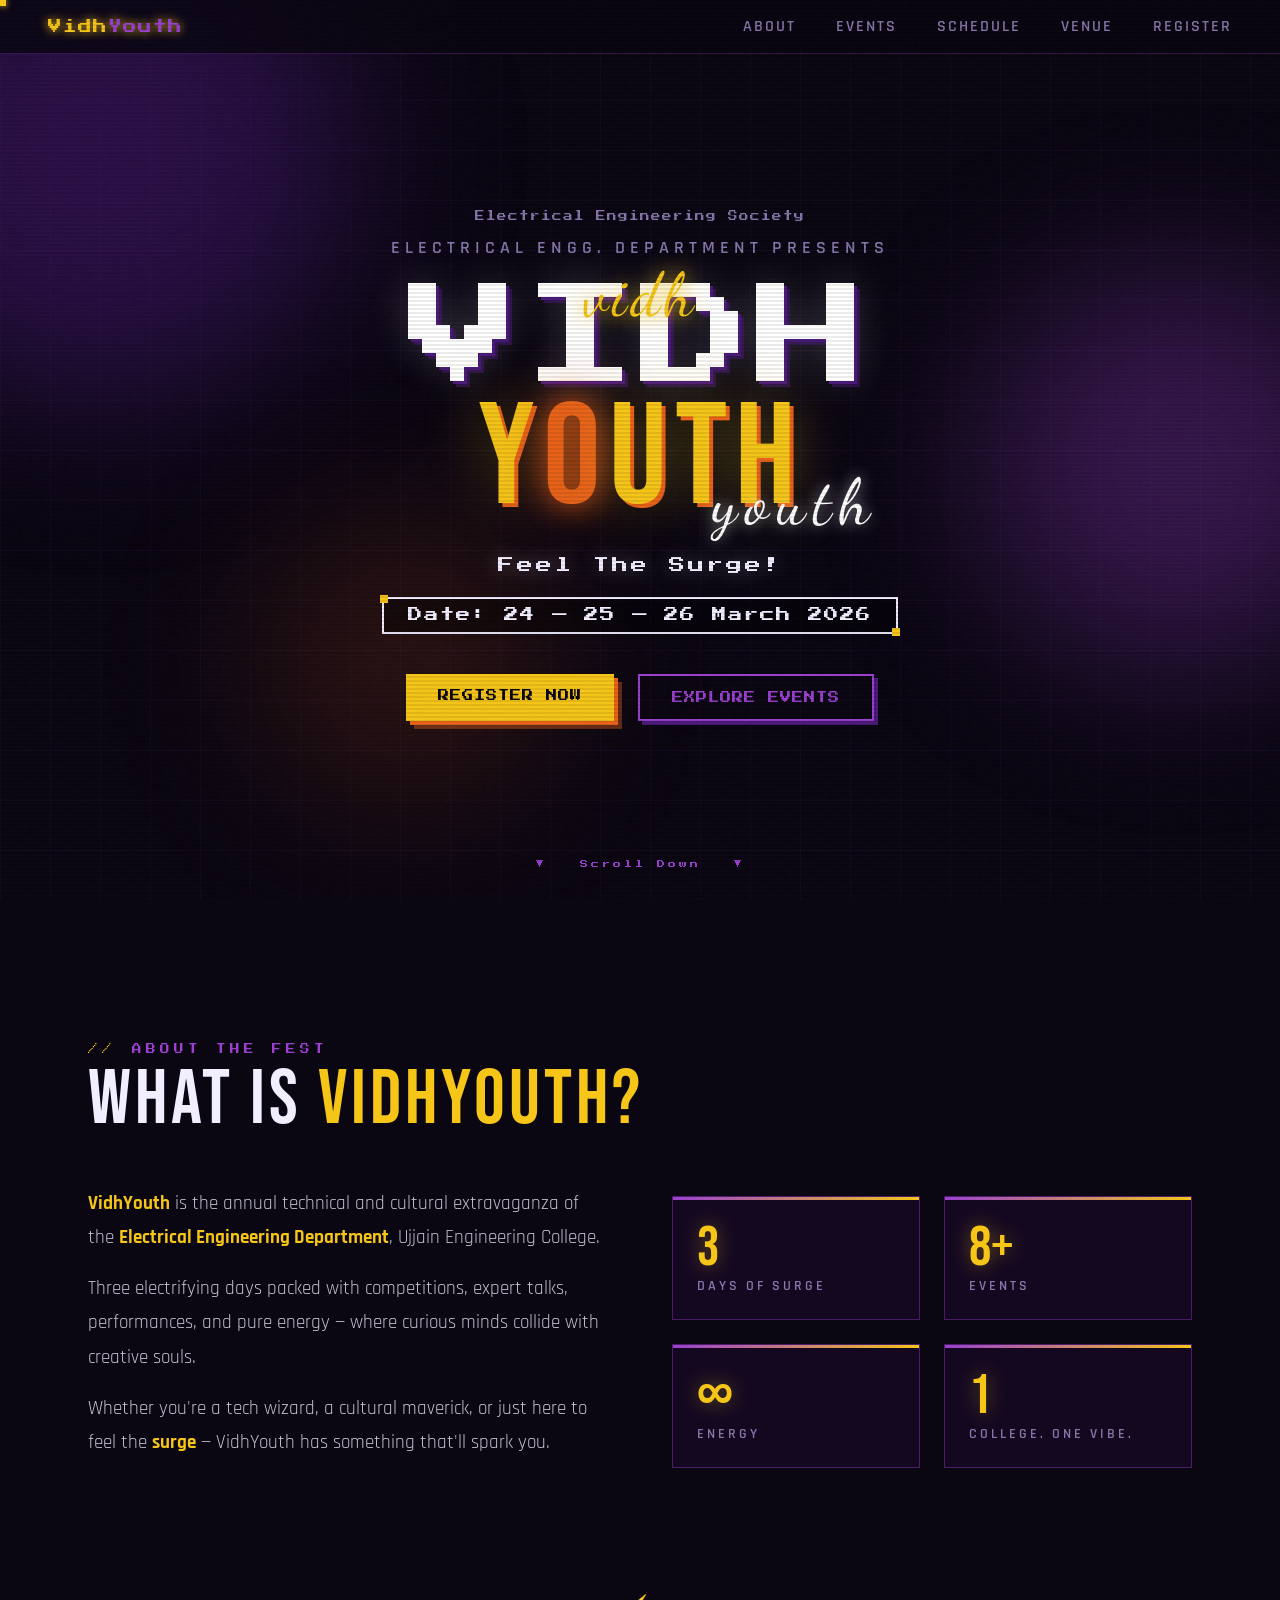
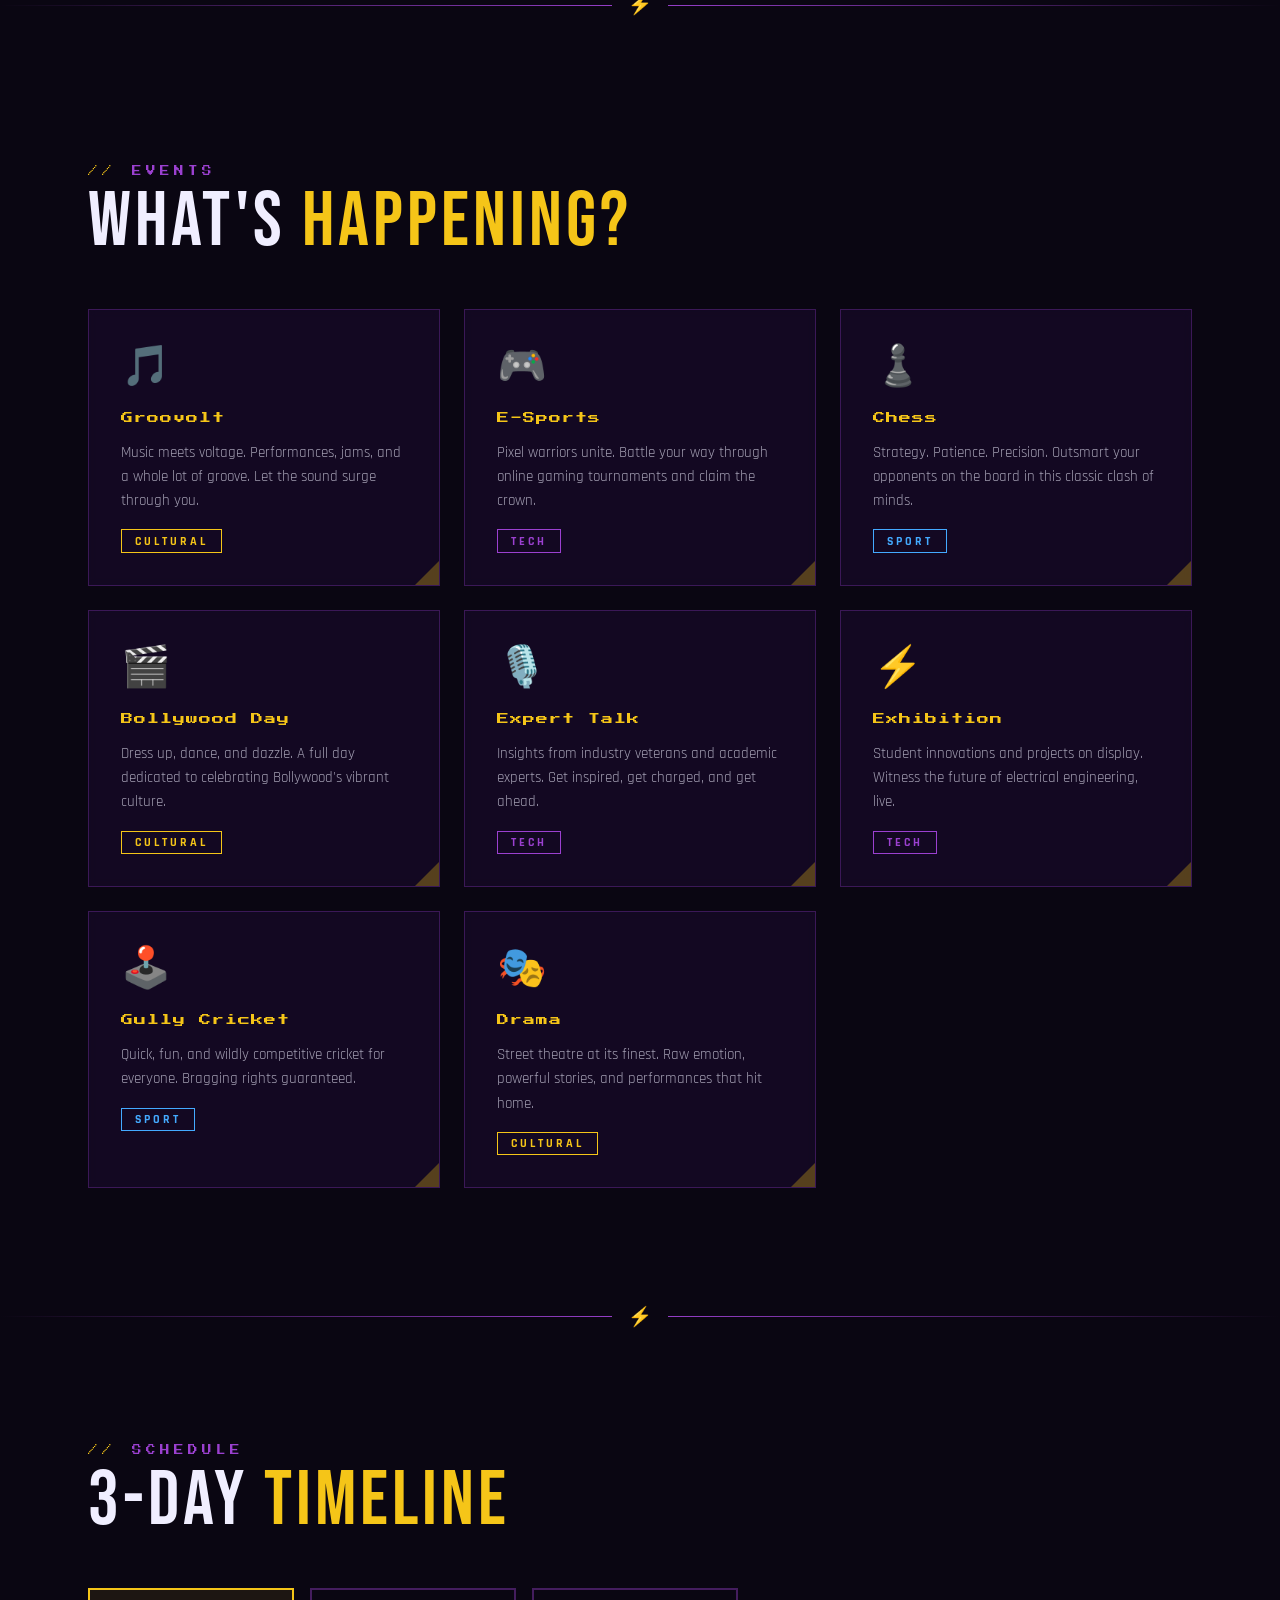
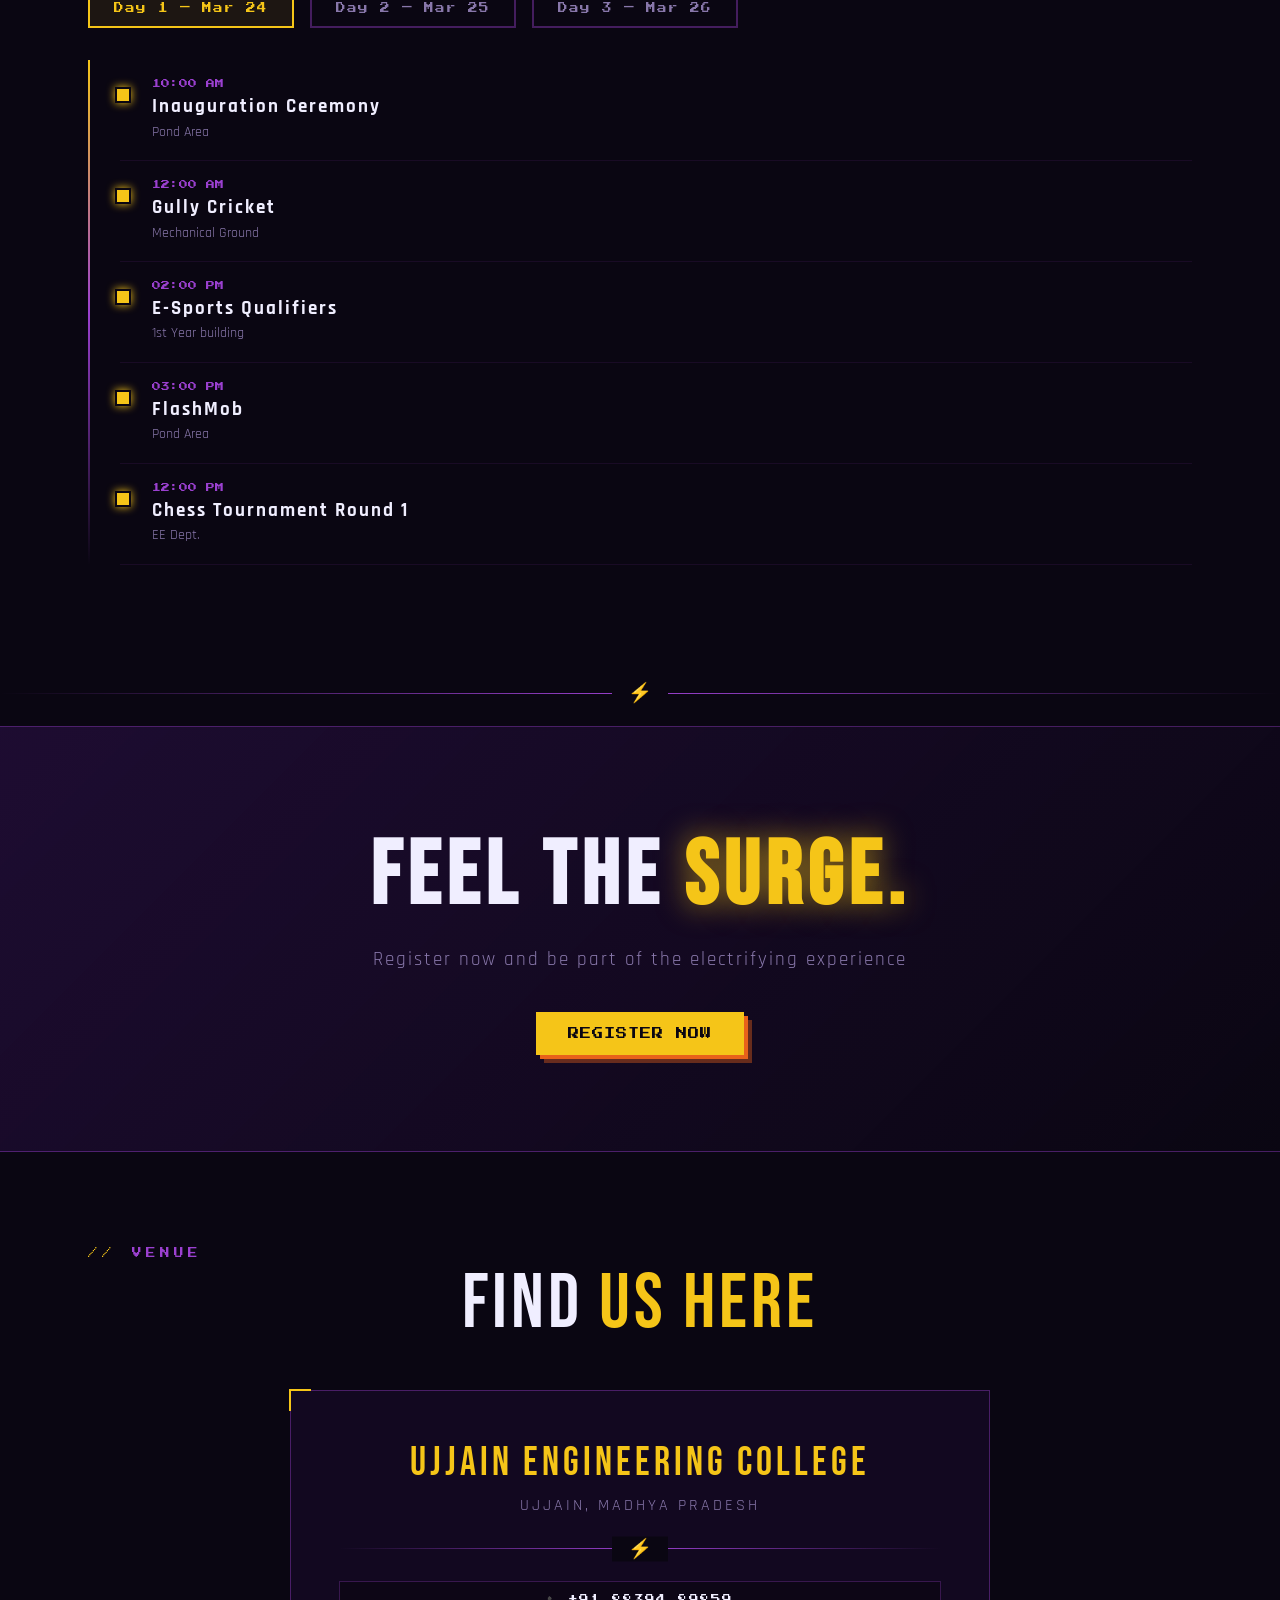
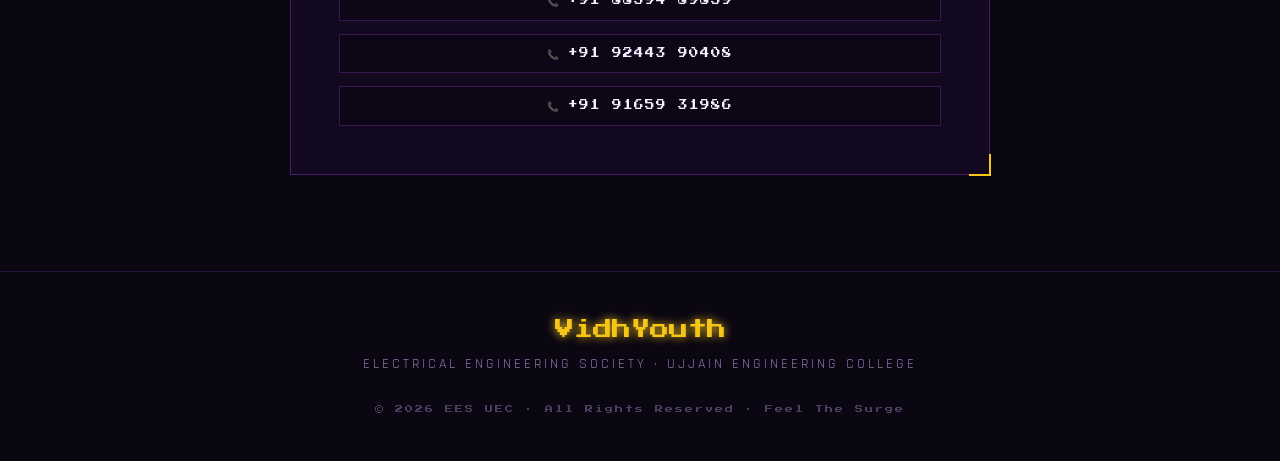
<file: index.html>
<!DOCTYPE html>
<html lang="en">
<head>
<meta charset="UTF-8">
<meta name="viewport" content="width=device-width, initial-scale=1.0">
<title>VidhYouth 2026 — Feel The Surge!</title>
<link href="https://fonts.googleapis.com/css2?family=Press+Start+2P&family=Rajdhani:wght@400;600;700&family=Bebas+Neue&family=Dancing+Script:wght@700&display=swap" rel="stylesheet">
<link rel="stylesheet" href="style.css">
</head>
<body>

<!-- Cursor dot -->
<div class="cursor-dot" id="cursorDot"></div>

<!-- NAV -->
<nav>
  <a href="index.html"><div class="nav-logo">Vidh<span>Youth</span></div></a>
  <button class="nav-toggle" aria-label="Toggle navigation" aria-expanded="false">
    <span class="hamburger"></span>
  </button>
  <ul>
    <li><a href="#about">About</a></li>
    <li><a href="#events">Events</a></li>
    <li><a href="#schedule">Schedule</a></li>
    <li><a href="#venue">Venue</a></li>
    <li><a href="#register">Register</a></li>
  </ul>
</nav>
<div class="nav-overlay" aria-hidden="true"></div>

<!-- HERO -->
<div id="hero">
  <div class="grid-bg"></div>
  <div class="orb orb1"></div>
  <div class="orb orb2"></div>
  <div class="orb orb3"></div>

  <div class="lightning-bg">
    <div class="bolt">
      <svg width="40" height="80" viewBox="0 0 40 80" fill="none">
        <polygon points="22,0 8,45 20,45 18,80 32,35 19,35" fill="#ffd700"/>
      </svg>
    </div>
    <div class="bolt">
      <svg width="30" height="60" viewBox="0 0 30 60" fill="none">
        <polygon points="16,0 6,34 15,34 14,60 24,26 14,26" fill="#ffd700"/>
      </svg>
    </div>
    <div class="bolt">
      <svg width="25" height="50" viewBox="0 0 25 50" fill="none">
        <polygon points="13,0 5,28 12,28 11,50 20,22 12,22" fill="#ffd700"/>
      </svg>
    </div>
  </div>

  <div class="ees-badge">Electrical Engineering Society</div>
  <div class="dept-tag">Electrical Engg. Department Presents</div>

  <div class="hero-title">
    <span class="title-vidh">
      <span class="script-overlay">vidh</span>
      VIDH
    </span>
    <span class="title-youth">
      Y<span class="glow-o">O</span>UTH
      <span class="script-under">youth</span>
    </span>
  </div>

  <div class="tagline">Feel The Surge!</div>

  <div class="date-box">Date: 24 — 25 — 26 March 2026</div>

  <div class="cta-group">
    <a href="register.html" class="btn btn-primary">Register Now</a>
    <a href="#events" class="btn btn-secondary">Explore Events</a>
  </div>

  <div class="scroll-hint">▼ &nbsp; Scroll Down &nbsp; ▼</div>
</div>

<!-- ABOUT -->
<div class="section-wrap" id="about">
  <section>
    <div class="section-label">About The Fest</div>
    <div class="section-title">What Is <span>VidhYouth?</span></div>
    <div class="about-grid reveal">
      <div class="about-text">
        <p>
          <strong>VidhYouth</strong> is the annual technical and cultural extravaganza of the <strong>Electrical Engineering Department</strong>, Ujjain Engineering College.
        </p>
        <p>
          Three electrifying days packed with competitions, expert talks, performances, and pure energy — where curious minds collide with creative souls.
        </p>
        <p>
          Whether you're a tech wizard, a cultural maverick, or just here to feel the <strong>surge</strong> — VidhYouth has something that'll spark you.
        </p>
      </div>
      <div class="stats-grid">
        <div class="stat-box">
          <div class="stat-num">3</div>
          <div class="stat-label">Days of Surge</div>
        </div>
        <div class="stat-box">
          <div class="stat-num">8+</div>
          <div class="stat-label">Events</div>
        </div>
        <div class="stat-box">
          <div class="stat-num">∞</div>
          <div class="stat-label">Energy</div>
        </div>
        <div class="stat-box">
          <div class="stat-num">1</div>
          <div class="stat-label">College. One Vibe.</div>
        </div>
      </div>
    </div>
  </section>
  <div class="divider"></div>
</div>

<!-- EVENTS -->
<div class="section-wrap" id="events">
  <section>
    <div class="section-label">Events</div>
    <div class="section-title">What's <span>Happening?</span></div>
    <div class="events-grid">

      <div class="event-card reveal">
        <span class="event-icon">🎵</span>
        <div class="event-name">Groovolt</div>
        <div class="event-desc">Music meets voltage. Performances, jams, and a whole lot of groove. Let the sound surge through you.</div>
        <span class="event-tag tag-culture">Cultural</span>
      </div>

      <div class="event-card reveal">
        <span class="event-icon">🎮</span>
        <div class="event-name">E-Sports</div>
        <div class="event-desc">Pixel warriors unite. Battle your way through online gaming tournaments and claim the crown.</div>
        <span class="event-tag tag-tech">Tech</span>
      </div>

      <div class="event-card reveal">
        <span class="event-icon">♟️</span>
        <div class="event-name">Chess</div>
        <div class="event-desc">Strategy. Patience. Precision. Outsmart your opponents on the board in this classic clash of minds.</div>
        <span class="event-tag tag-sport">Sport</span>
      </div>

      <div class="event-card reveal">
        <span class="event-icon">🎬</span>
        <div class="event-name">Bollywood Day</div>
        <div class="event-desc">Dress up, dance, and dazzle. A full day dedicated to celebrating Bollywood's vibrant culture.</div>
        <span class="event-tag tag-culture">Cultural</span>
      </div>

      <div class="event-card reveal">
        <span class="event-icon">🎙️</span>
        <div class="event-name">Expert Talk</div>
        <div class="event-desc">Insights from industry veterans and academic experts. Get inspired, get charged, and get ahead.</div>
        <span class="event-tag tag-tech">Tech</span>
      </div>

      <div class="event-card reveal">
        <span class="event-icon">⚡</span>
        <div class="event-name">Exhibition</div>
        <div class="event-desc">Student innovations and projects on display. Witness the future of electrical engineering, live.</div>
        <span class="event-tag tag-tech">Tech</span>
      </div>

      <div class="event-card reveal">
        <span class="event-icon">🕹️</span>
        <div class="event-name">Gully Cricket</div>
        <div class="event-desc">Quick, fun, and wildly competitive cricket for everyone. Bragging rights guaranteed.</div>
        <span class="event-tag tag-sport">Sport</span>
      </div>

      <div class="event-card reveal">
        <span class="event-icon">🎭</span>
        <div class="event-name">Drama</div>
        <div class="event-desc">Street theatre at its finest. Raw emotion, powerful stories, and performances that hit home.</div>
        <span class="event-tag tag-culture">Cultural</span>
      </div>

    </div>
  </section>
  <div class="divider"></div>
</div>

<!-- SCHEDULE -->
<div class="section-wrap" id="schedule">
  <section>
    <div class="section-label">Schedule</div>
    <div class="section-title">3-Day <span>Timeline</span></div>

    <div class="schedule-days">
      <button class="day-tab active" onclick="showDay(0)">Day 1 — Mar 24</button>
      <button class="day-tab" onclick="showDay(1)">Day 2 — Mar 25</button>
      <button class="day-tab" onclick="showDay(2)">Day 3 — Mar 26</button>
    </div>

    <div class="schedule-content active" id="day0">
      <div class="timeline">
        <div class="tl-item reveal"><div class="tl-time">10:00 AM</div><div class="tl-name">Inauguration Ceremony</div><div class="tl-loc">Pond Area</div></div>
        <div class="tl-item reveal"><div class="tl-time">12:00 AM</div><div class="tl-name">Gully Cricket</div><div class="tl-loc">Mechanical Ground</div></div>
        <div class="tl-item reveal"><div class="tl-time">02:00 PM</div><div class="tl-name">E-Sports Qualifiers</div><div class="tl-loc">1st Year building</div></div>
        <div class="tl-item reveal"><div class="tl-time">03:00 PM</div><div class="tl-name">FlashMob</div><div class="tl-loc">Pond Area</div></div>
        <div class="tl-item reveal"><div class="tl-time">12:00 PM</div><div class="tl-name">Chess Tournament Round 1</div><div class="tl-loc">EE Dept.</div></div>
      </div>
    </div>

    <div class="schedule-content" id="day1">
      <div class="timeline">
        <div class="tl-item reveal"><div class="tl-time">10:30 AM</div><div class="tl-name">Treasure Hunt</div><div class="tl-loc">Campus-wide</div></div>
        <div class="tl-item reveal"><div class="tl-time">01:00 PM</div><div class="tl-name">Expert Talk</div><div class="tl-loc">Auditorium</div></div>
        <div class="tl-item reveal"><div class="tl-time">02:00 PM</div><div class="tl-name">Presentation</div><div class="tl-loc">Auditorium</div></div>
        <div class="tl-item reveal"><div class="tl-time">02:00 PM</div><div class="tl-name">Quiz</div><div class="tl-loc">Mechanical Ground</div></div>
        <div class="tl-item reveal"><div class="tl-time">03:00 PM</div><div class="tl-name">Exhibition</div><div class="tl-loc">Mechanical Ground</div></div>
        <div class="tl-item reveal"><div class="tl-time">03:30 PM</div><div class="tl-name">Esports</div><div class="tl-loc">New Building</div></div>
        <div class="tl-item reveal"><div class="tl-time">04:00 PM</div><div class="tl-name">Chess</div><div class="tl-loc">EE Dept.</div></div>
      </div>
    </div>

    <div class="schedule-content" id="day2">
      <div class="timeline">
        <div class="tl-item reveal"><div class="tl-time">10:00 AM</div><div class="tl-name">Bollywood Ramp</div><div class="tl-loc">Mechanical Ground</div></div>
        <div class="tl-item reveal"><div class="tl-time">11:00 AM</div><div class="tl-name">Drama</div><div class="tl-loc">Mechanical Ground</div></div>
        <div class="tl-item reveal"><div class="tl-time">01:00 PM</div><div class="tl-name">Open Mic</div><div class="tl-loc">Mechanical Ground</div></div>
        <div class="tl-item reveal"><div class="tl-time">03:30 PM</div><div class="tl-name">Dumb Charades</div><div class="tl-loc">Mechanical Ground</div></div>
        <div class="tl-item reveal"><div class="tl-time">05:00 PM</div><div class="tl-name">Dance Competition</div><div class="tl-loc">Mechanical Ground</div></div>
        <div class="tl-item reveal"><div class="tl-time">07:30 PM</div><div class="tl-name">Groovolt — Closing Night</div><div class="tl-loc">Mechanical Ground</div></div>
      </div>
    </div>
  </section>
  <div class="divider"></div>
</div>

<!-- REGISTER -->
<div class="register-section" id="register">
  <h2>Feel The <span>Surge.</span></h2>
  <p>Register now and be part of the electrifying experience</p>
  <div class="cta-group" style="justify-content:center;opacity:1;animation:none;">
    <a href="register.html" class="btn btn-primary">Register Now</a>
  </div>
</div>

<!-- VENUE -->
<div class="section-wrap" id="venue">
  <section>
    <div class="section-label">Venue</div>
    <div class="section-title">Find <span>Us Here</span></div>
    <div class="venue-box reveal">
      <div class="venue-name">Ujjain Engineering College</div>
      <div class="venue-sub">Ujjain, Madhya Pradesh</div>
      <div class="divider"></div>
      <div class="contact-grid">
        <div class="contact-item"><span>📞</span>+91 88394 89859</div>
        <div class="contact-item"><span>📞</span>+91 92443 90408</div>
        <div class="contact-item"><span>📞</span>+91 91659 31986</div>
      </div>
    </div>
  </section>
</div>

<!-- FOOTER -->
<footer>
  <div class="footer-logo">VidhYouth</div>
  <div class="footer-sub">Electrical Engineering Society · Ujjain Engineering College</div>
  <div class="footer-copy">© 2026 EES UEC · All Rights Reserved · Feel The Surge</div>
</footer>

<script>
  // Cursor dot
  const dot = document.getElementById('cursorDot');
  document.addEventListener('mousemove', e => {
    dot.style.left = (e.clientX - 3) + 'px';
    dot.style.top = (e.clientY - 3) + 'px';
  });

  // Day tabs
  function showDay(idx) {
    document.querySelectorAll('.schedule-content').forEach((el, i) => {
      el.classList.toggle('active', i === idx);
    });
    document.querySelectorAll('.day-tab').forEach((el, i) => {
      el.classList.toggle('active', i === idx);
    });
  }

  // Intersection observer for reveals
  const observer = new IntersectionObserver((entries) => {
    entries.forEach((entry, i) => {
      if (entry.isIntersecting) {
        setTimeout(() => entry.target.classList.add('visible'), i * 60);
        observer.unobserve(entry.target);
      }
    });
  }, { threshold: 0.1 });

  document.querySelectorAll('.reveal').forEach(el => observer.observe(el));

  // Floating lightning bolts
  function spawnBolt() {
    const bolt = document.createElement('div');
    bolt.className = 'float-bolt';
    bolt.textContent = '⚡';
    bolt.style.left = Math.random() * 100 + 'vw';
    bolt.style.bottom = '0';
    bolt.style.animationDuration = (3 + Math.random() * 3) + 's';
    bolt.style.animationDelay = '0s';
    bolt.style.fontSize = (1 + Math.random()) + 'rem';
    document.body.appendChild(bolt);
    setTimeout(() => bolt.remove(), 6000);
  }

  setInterval(spawnBolt, 2000);

  // Mobile nav toggle
  const nav = document.querySelector('nav');
  const navToggle = document.querySelector('.nav-toggle');
  const navOverlay = document.querySelector('.nav-overlay');

  function setNavOpen(isOpen) {
    nav.classList.toggle('open', isOpen);
    navToggle?.setAttribute('aria-expanded', String(Boolean(isOpen)));
  }

  navToggle?.addEventListener('click', () => setNavOpen(!nav.classList.contains('open')));
  navOverlay?.addEventListener('click', () => setNavOpen(false));
  document.querySelectorAll('nav ul a').forEach(link => {
    link.addEventListener('click', () => setNavOpen(false));
  });
</script>
</body>
</html>
</file>
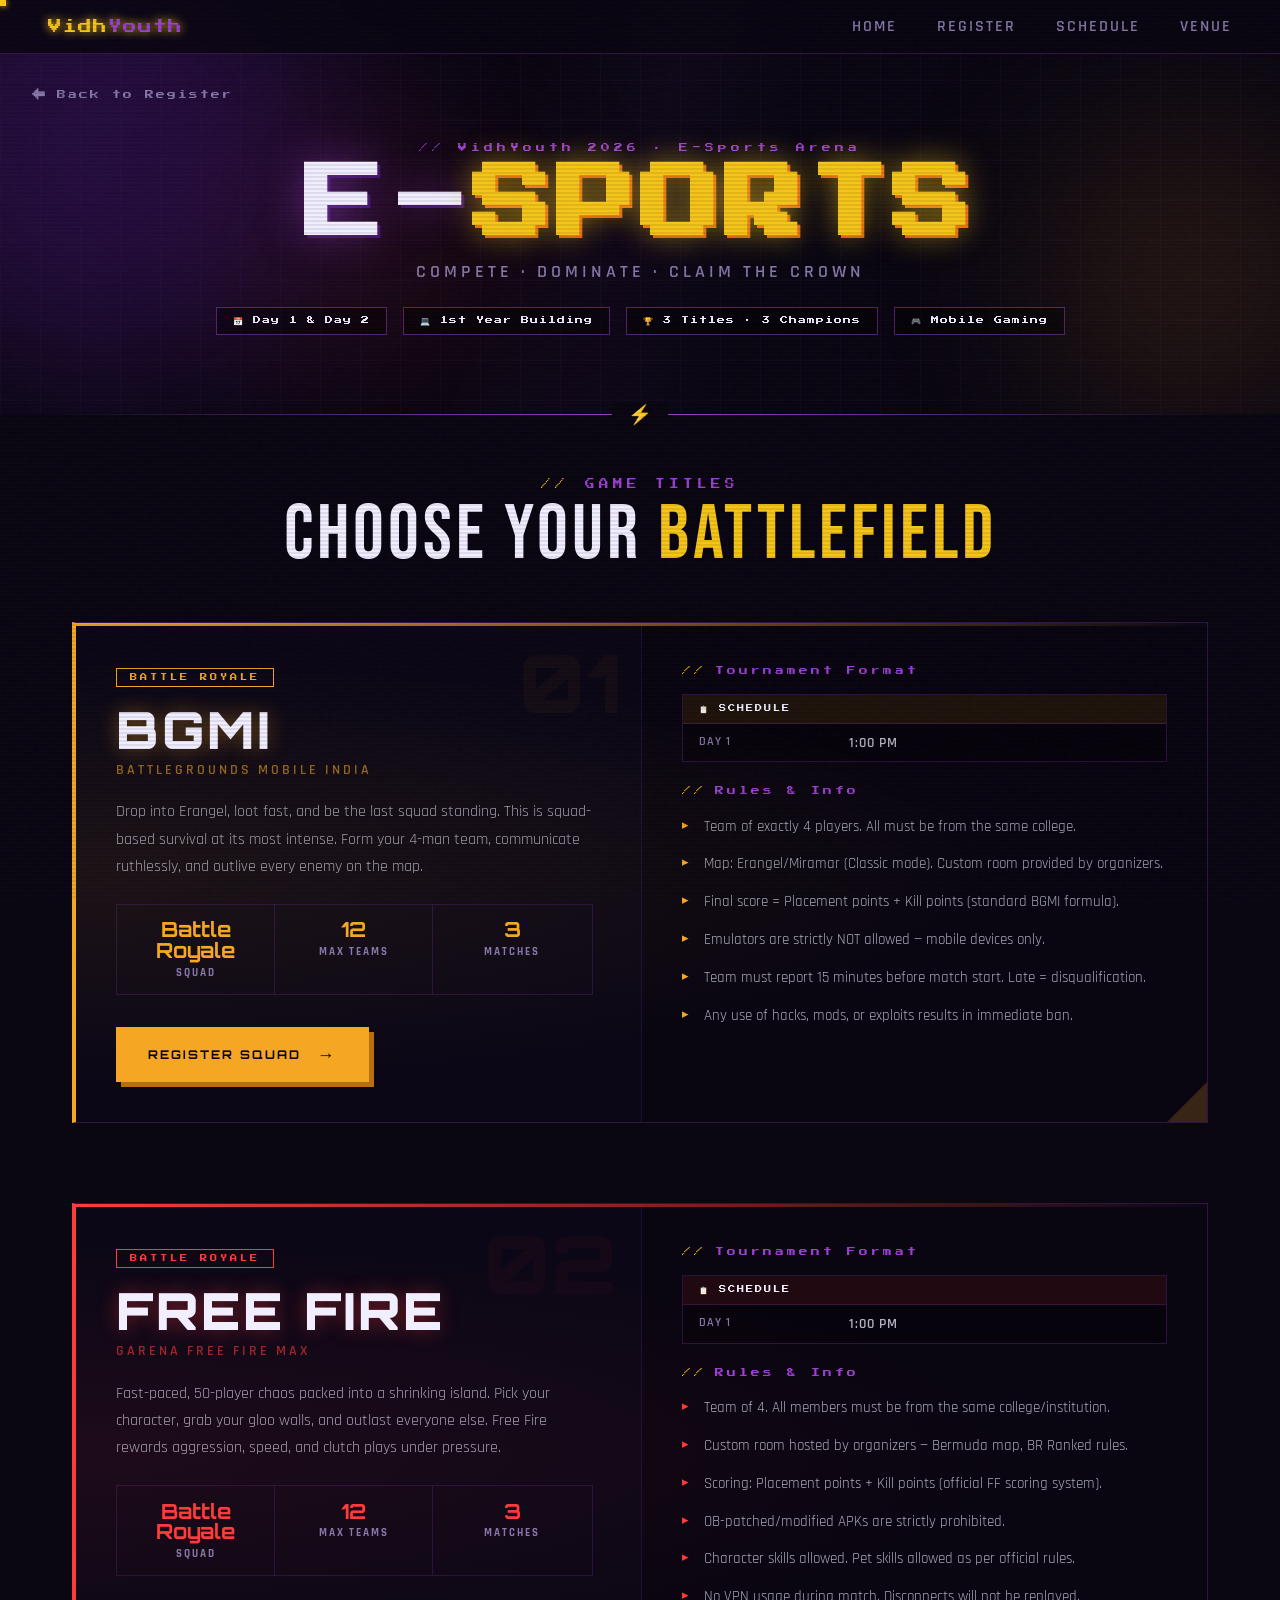
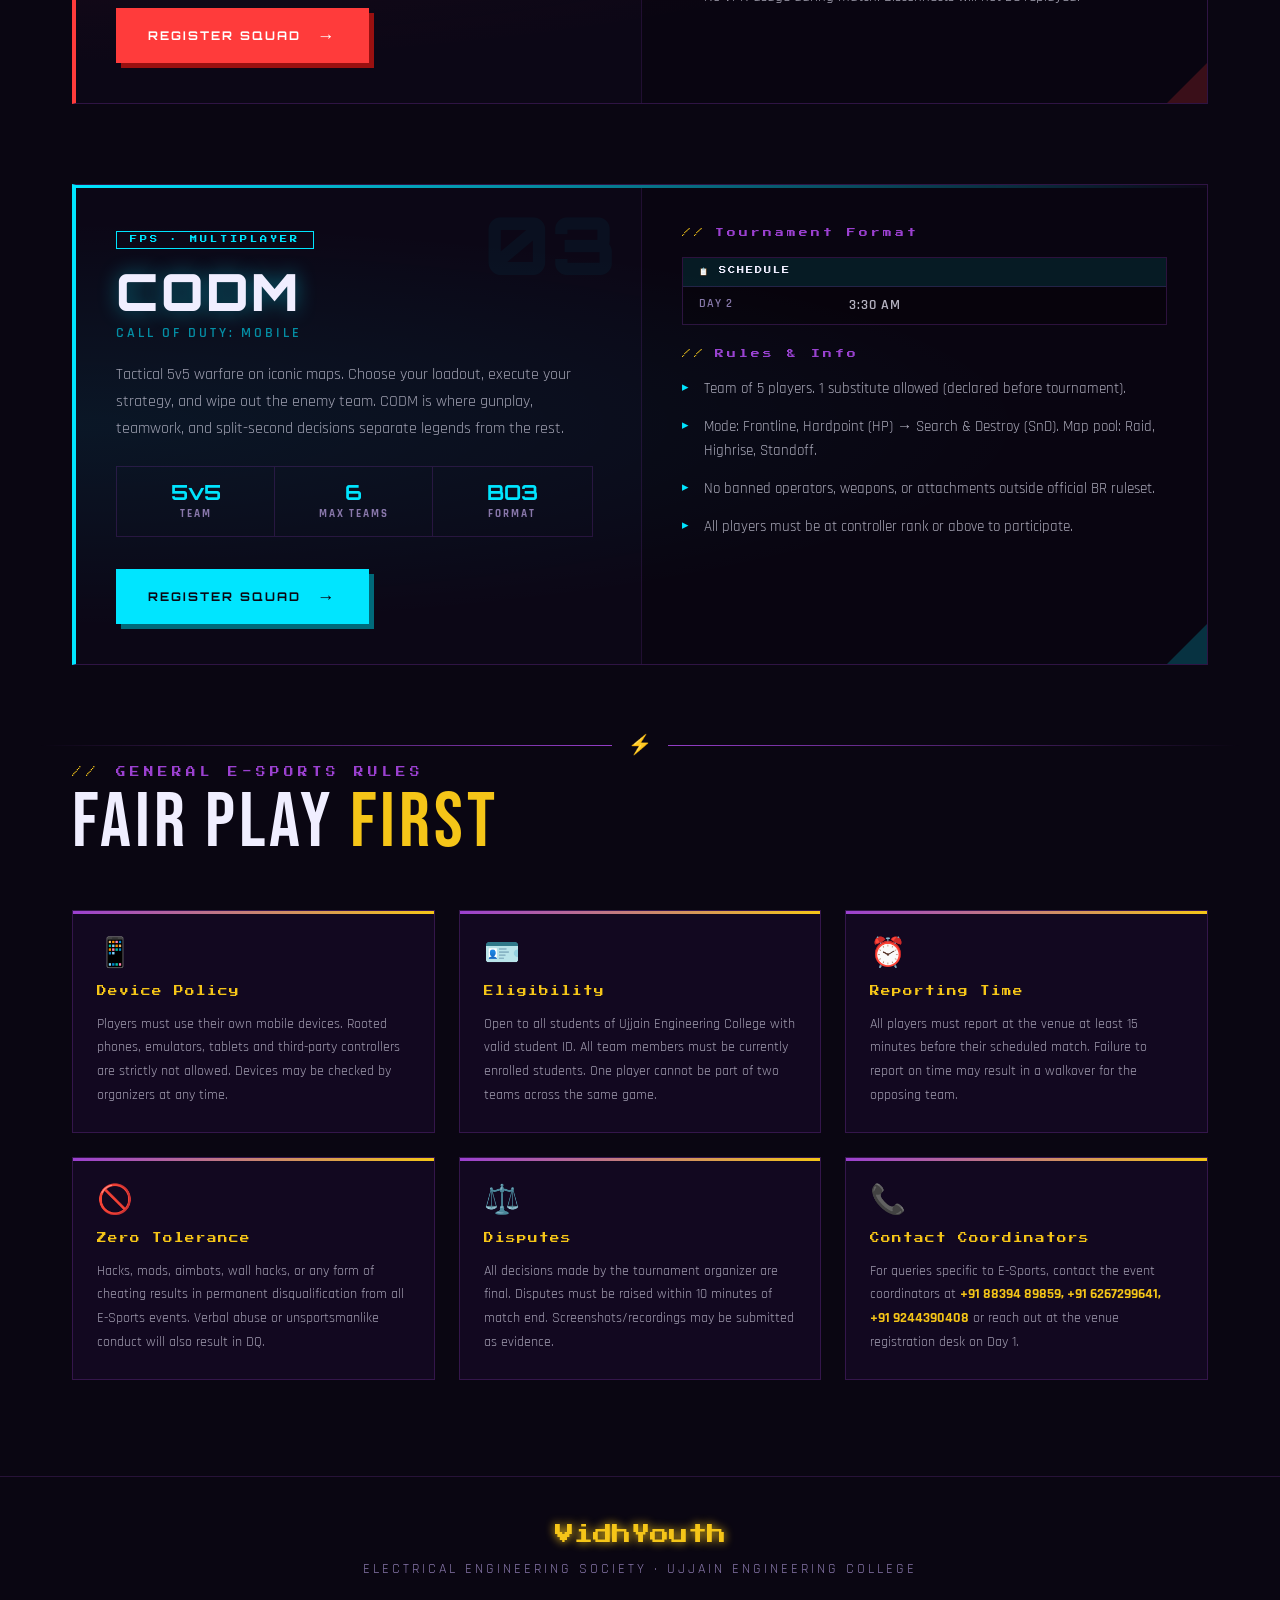
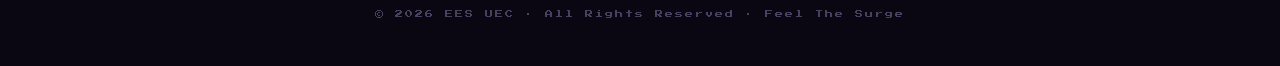
<file: esports.html>
<!DOCTYPE html>
<html lang="en">
<head>
<meta charset="UTF-8">
<meta name="viewport" content="width=device-width, initial-scale=1.0">
<title>E-Sports — VidhYouth 2026</title>
<link href="https://fonts.googleapis.com/css2?family=Press+Start+2P&family=Rajdhani:wght@400;600;700&family=Bebas+Neue&family=Orbitron:wght@700;900&family=Dancing+Script:wght@700&display=swap" rel="stylesheet">
<link rel="stylesheet" href="style.css">
<style>
:root {
  --bgmi:   #f5a623;   /* BGMI — amber/gold */
  --bgmi-d: #b8700f;
  --ff:     #ff3b3b;   /* Free Fire — hot red */
  --ff-d:   #9a1010;
  --codm:   #00e5ff;   /* CODM — electric cyan */
  --codm-d: #006a7a;
}

/* ===== HERO ===== */
.es-hero {
  min-height: 46vh;
  display: flex;
  flex-direction: column;
  align-items: center;
  justify-content: center;
  position: relative;
  overflow: hidden;
  padding: 8rem 2rem 4rem;
  text-align: center;
}

.es-hero .grid-bg {
  position: absolute; inset: 0;
  background-image:
    linear-gradient(rgba(155,64,208,0.05) 1px, transparent 1px),
    linear-gradient(90deg, rgba(155,64,208,0.05) 1px, transparent 1px);
  background-size: 40px 40px;
  pointer-events: none;
}

/* Diagonal scan line sweeping effect */
.es-hero .scan-sweep {
  position: absolute; inset: 0;
  background: linear-gradient(
    105deg,
    transparent 40%,
    rgba(155,64,208,0.04) 50%,
    transparent 60%
  );
  animation: scanSweep 4s linear infinite;
  pointer-events: none;
}

@keyframes scanSweep {
  0%   { transform: translateX(-100%); }
  100% { transform: translateX(200%); }
}

.es-hero .orb {
  position: absolute; border-radius: 50%;
  filter: blur(90px); pointer-events: none;
  animation: floatOrb 9s ease-in-out infinite;
}
.es-hero .orb1 { width: 450px; height: 450px; background: rgba(74,26,122,0.45); top:-80px; left:-120px; }
.es-hero .orb2 { width: 300px; height: 300px; background: rgba(245,166,35,0.12); bottom:-40px; right:-60px; animation-delay:3s; }
.es-hero .orb3 { width: 250px; height: 250px; background: rgba(255,59,59,0.1); top:30%; right:10%; animation-delay:6s; }

.es-back {
  position: absolute; top: 5.5rem; left: 2rem;
  font-family: 'Press Start 2P', monospace;
  font-size: 0.55rem; color: var(--gray);
  text-decoration: none; letter-spacing: 2px;
  display: flex; align-items: center; gap: 0.6rem;
  transition: color 0.2s; z-index: 10;
}
.es-back:hover { color: var(--yellow); }
.es-back::before { content: '←'; font-size: 0.8rem; }

.es-label {
  font-family: 'Press Start 2P', monospace;
  font-size: 0.55rem; color: var(--purple-bright);
  letter-spacing: 4px; margin-bottom: 0.8rem;
  position: relative; z-index: 1;
  animation: fadeInDown 0.8s ease forwards; opacity: 0;
}

.es-title {

  font-family: 'Press Start 2P', sans-serif;
  font-size: clamp(2.5rem, 7vw, 5rem);
  font-weight: 900;
  letter-spacing: 4px;
  color: var(--white);
  line-height: 1;
  position: relative; z-index: 1;
  text-shadow:
    0 0 40px rgba(155,64,208,0.5),
    3px 3px 0 rgba(74,26,122,0.8);
  animation: fadeInUp 0.9s 0.1s ease forwards; opacity: 0;
}

.es-title .highlight {
  color: var(--yellow);
  text-shadow: 0 0 30px rgba(245,197,24,0.6), 3px 3px 0 var(--orange);
}

.es-sub {
  font-family: 'Rajdhani', sans-serif;
  font-size: 1.1rem; font-weight: 600;
  color: var(--gray); letter-spacing: 4px;
  text-transform: uppercase; margin-top: 1rem;
  position: relative; z-index: 1;
  animation: fadeInUp 0.9s 0.25s ease forwards; opacity: 0;
}

/* Date + venue pills */
.es-pills {
  display: flex; gap: 1rem; justify-content: center;
  flex-wrap: wrap; margin-top: 1.5rem;
  position: relative; z-index: 1;
  animation: fadeInUp 0.9s 0.4s ease forwards; opacity: 0;
}

.es-pill {
  font-family: 'Press Start 2P', monospace;
  font-size: 0.5rem; letter-spacing: 1px;
  border: 1px solid rgba(155,64,208,0.5);
  padding: 0.5rem 1rem; color: var(--white);
  background: rgba(0,0,0,0.4);
  display: flex; align-items: center; gap: 0.5rem;
}

/* ===== SECTION HEADER (reuse but local) ===== */
.es-section-head {
  text-align: center; padding: 4rem 2rem 0;
}

.es-section-head .section-label {
  justify-content: center;
}

/* ===== GAME CARDS ===== */
.games-wrap {
  max-width: 1200px; margin: 0 auto;
  padding: 3rem 2rem 5rem;
  display: flex; flex-direction: column; gap: 5rem;
}

/* Each game is a full-width dramatic panel */
.game-panel {
  position: relative;
  border: 1px solid rgba(155,64,208,0.25);
  background: rgba(13,8,24,0.8);
  overflow: hidden;
  animation: fadeInUp 0.8s ease forwards; opacity: 0;
}

.game-panel:nth-child(1) { animation-delay: 0.1s; }
.game-panel:nth-child(2) { animation-delay: 0.25s; }
.game-panel:nth-child(3) { animation-delay: 0.4s; }

/* Thick accent left border per game */
.game-panel.bgmi  { border-left: 4px solid var(--bgmi); }
.game-panel.ff    { border-left: 4px solid var(--ff); }
.game-panel.codm  { border-left: 4px solid var(--codm); }

/* Glow tint overlay */
.game-panel.bgmi::before  { background: radial-gradient(ellipse at 0% 50%, rgba(245,166,35,0.08) 0%, transparent 60%); }
.game-panel.ff::before    { background: radial-gradient(ellipse at 0% 50%, rgba(255,59,59,0.08) 0%, transparent 60%); }
.game-panel.codm::before  { background: radial-gradient(ellipse at 0% 50%, rgba(0,229,255,0.07) 0%, transparent 60%); }

.game-panel::before {
  content: ''; position: absolute; inset: 0; pointer-events: none;
}

/* Bottom-right pixel corner */
.game-panel::after {
  content: ''; position: absolute; bottom: 0; right: 0;
  width: 0; height: 0; border-style: solid;
  border-width: 0 0 40px 40px;
}
.game-panel.bgmi::after  { border-color: transparent transparent rgba(245,166,35,0.2) transparent; }
.game-panel.ff::after    { border-color: transparent transparent rgba(255,59,59,0.2) transparent; }
.game-panel.codm::after  { border-color: transparent transparent rgba(0,229,255,0.2) transparent; }

/* Top accent bar */
.game-topbar {
  height: 3px; width: 100%;
}
.bgmi  .game-topbar { background: linear-gradient(90deg, var(--bgmi), transparent); }
.ff    .game-topbar { background: linear-gradient(90deg, var(--ff), transparent); }
.codm  .game-topbar { background: linear-gradient(90deg, var(--codm), transparent); }

/* Inner layout */
.game-inner {
  display: grid;
  grid-template-columns: 1fr 1fr;
  gap: 0;
}

/* Left: info */
.game-info {
  padding: 2.5rem 3rem 2.5rem 2.5rem;
  border-right: 1px solid rgba(155,64,208,0.15);
  position: relative;
}

/* Game number watermark */
.game-number {
  position: absolute; top: 1rem; right: 1.5rem;
  font-family: 'Orbitron', sans-serif;
  font-size: 5rem; font-weight: 900;
  opacity: 0.04; line-height: 1;
  pointer-events: none; user-select: none;
}
.bgmi  .game-number { color: var(--bgmi); }
.ff    .game-number { color: var(--ff); }
.codm  .game-number { color: var(--codm); }

.game-badge {
  font-family: 'Press Start 2P', monospace;
  font-size: 0.45rem; letter-spacing: 3px;
  padding: 0.3rem 0.8rem; border: 1px solid;
  display: inline-block; margin-bottom: 1rem;
  text-transform: uppercase;
}
.bgmi  .game-badge { color: var(--bgmi);  border-color: var(--bgmi); }
.ff    .game-badge { color: var(--ff);    border-color: var(--ff); }
.codm  .game-badge { color: var(--codm);  border-color: var(--codm); }

.game-name {
  font-family: 'Orbitron', sans-serif;
  font-size: clamp(2rem, 4vw, 3.2rem);
  font-weight: 900; letter-spacing: 3px;
  color: var(--white); line-height: 1.05;
  margin-bottom: 0.3rem;
}

.bgmi  .game-name { text-shadow: 0 0 20px rgba(245,166,35,0.4); }
.ff    .game-name { text-shadow: 0 0 20px rgba(255,59,59,0.4); }
.codm  .game-name { text-shadow: 0 0 20px rgba(0,229,255,0.4); }

.game-fullname {
  font-family: 'Rajdhani', sans-serif;
  font-size: 0.9rem; font-weight: 600;
  letter-spacing: 3px; text-transform: uppercase;
  margin-bottom: 1.2rem;
}
.bgmi  .game-fullname { color: rgba(245,166,35,0.6); }
.ff    .game-fullname { color: rgba(255,59,59,0.6); }
.codm  .game-fullname { color: rgba(0,229,255,0.6); }

.game-desc {
  font-size: 1rem; color: rgba(240,238,255,0.65);
  line-height: 1.7; margin-bottom: 1.5rem;
  font-weight: 400;
}

/* Stat row */
.game-stats {
  display: grid;
  grid-template-columns: repeat(3, 1fr);
  gap: 0;
  border: 1px solid rgba(155,64,208,0.2);
  margin-bottom: 2rem;
}

.game-stat {
  padding: 0.9rem 0.8rem;
  border-right: 1px solid rgba(155,64,208,0.2);
  text-align: center;
}
.game-stat:last-child { border-right: none; }

.stat-val {
  font-family: 'Orbitron', sans-serif;
  font-weight: 700; font-size: 1.3rem;
  line-height: 1; margin-bottom: 0.3rem;
}
.bgmi  .stat-val { color: var(--bgmi); }
.ff    .stat-val { color: var(--ff); }
.codm  .stat-val { color: var(--codm); }

.stat-key {
  font-family: 'Rajdhani', sans-serif;
  font-size: 0.7rem; font-weight: 700;
  letter-spacing: 2px; color: var(--gray);
  text-transform: uppercase;
}

/* Register CTA */
.game-cta {
  display: inline-flex;
  align-items: center; gap: 1rem;
  padding: 1rem 2rem;
  font-family: 'Orbitron', sans-serif;
  font-size: 0.75rem; font-weight: 700;
  letter-spacing: 2px; text-decoration: none;
  text-transform: uppercase; cursor: pointer;
  border: none; transition: transform 0.15s, box-shadow 0.2s;
}

.bgmi  .game-cta { background: var(--bgmi);  color: #0a0612; box-shadow: 5px 5px 0 var(--bgmi-d); }
.ff    .game-cta { background: var(--ff);    color: #fff;    box-shadow: 5px 5px 0 var(--ff-d); }
.codm  .game-cta { background: var(--codm);  color: #0a0612; box-shadow: 5px 5px 0 var(--codm-d); }

.game-cta:hover { transform: translate(-3px,-3px); }
.bgmi  .game-cta:hover { box-shadow: 8px 8px 0 var(--bgmi-d); }
.ff    .game-cta:hover { box-shadow: 8px 8px 0 var(--ff-d); }
.codm  .game-cta:hover { box-shadow: 8px 8px 0 var(--codm-d); }
.game-cta:active { transform: translate(2px,2px); box-shadow: 2px 2px 0; }

.cta-arrow { font-size: 1.1rem; transition: transform 0.2s; }
.game-cta:hover .cta-arrow { transform: translateX(4px); }

/* Right: rules / format panel */
.game-rules {
  padding: 2.5rem;
  background: rgba(0,0,0,0.2);
}

.rules-heading {
  font-family: 'Press Start 2P', monospace;
  font-size: 0.55rem; letter-spacing: 3px;
  color: var(--purple-bright); margin-bottom: 1.2rem;
  display: flex; align-items: center; gap: 0.6rem;
}
.rules-heading::before { content: '//'; color: var(--yellow); }

.rules-list {
  list-style: none; display: flex;
  flex-direction: column; gap: 0.85rem;
  margin-bottom: 2rem;
}

.rules-list li {
  font-size: 0.95rem; color: rgba(240,238,255,0.7);
  line-height: 1.6; padding-left: 1.4rem;
  position: relative; font-weight: 400;
}

.rules-list li::before {
  content: '▸';
  position: absolute; left: 0;
  font-size: 0.8rem;
}
.bgmi  .rules-list li::before { color: var(--bgmi); }
.ff    .rules-list li::before { color: var(--ff); }
.codm  .rules-list li::before { color: var(--codm); }

/* Bracket / schedule mini-table */
.bracket-box {
  border: 1px solid rgba(155,64,208,0.25);
  background: rgba(0,0,0,0.3);
  margin-bottom: 1.5rem;
}

.bracket-header {
  padding: 0.6rem 1rem;
  border-bottom: 1px solid rgba(155,64,208,0.2);
  font-family: 'Press Start 2P', monospace;
  font-size: 0.45rem; letter-spacing: 2px;
  color: var(--white);
}
.bgmi  .bracket-header { background: rgba(245,166,35,0.1); }
.ff    .bracket-header { background: rgba(255,59,59,0.1); }
.codm  .bracket-header { background: rgba(0,229,255,0.1); }

.bracket-row {
  display: grid; grid-template-columns: 1fr 1fr 1fr;
  padding: 0.6rem 1rem;
  border-bottom: 1px solid rgba(155,64,208,0.1);
  font-family: 'Rajdhani', sans-serif;
  font-size: 0.88rem; font-weight: 600;
  color: rgba(240,238,255,0.75); letter-spacing: 1px;
}
.bracket-row:last-child { border-bottom: none; }

.bracket-row span:first-child { color: var(--gray); font-size: 0.75rem; }

.prize-row {
  display: grid; grid-template-columns: repeat(3, 1fr);
  gap: 1px; border: 1px solid rgba(155,64,208,0.25);
  background: rgba(155,64,208,0.1);
}

.prize-cell {
  background: rgba(13,8,24,0.9);
  padding: 1rem; text-align: center;
}

.prize-rank {
  font-family: 'Orbitron', sans-serif;
  font-size: 0.6rem; font-weight: 700;
  letter-spacing: 2px; color: var(--gray);
  text-transform: uppercase; margin-bottom: 0.4rem;
}

.prize-medal { font-size: 1.5rem; display: block; margin-bottom: 0.3rem; }

.prize-amount {
  font-family: 'Bebas Neue', sans-serif;
  font-size: 1.6rem; letter-spacing: 2px;
}
.bgmi  .prize-amount { color: var(--bgmi); }
.ff    .prize-amount { color: var(--ff); }
.codm  .prize-amount { color: var(--codm); }

/* ===== GENERAL RULES SECTION ===== */
.general-section {
  max-width: 1200px; margin: 0 auto;
  padding: 0 2rem 6rem;
}

.general-grid {
  display: grid;
  grid-template-columns: repeat(auto-fit, minmax(280px, 1fr));
  gap: 1.5rem;
  margin-top: 2rem;
}

.general-card {
  border: 1px solid rgba(155,64,208,0.25);
  background: rgba(26,10,46,0.5);
  padding: 1.5rem;
  position: relative;
  overflow: hidden;
  transition: border-color 0.3s;
}

.general-card::before {
  content: '';
  position: absolute; top: 0; left: 0;
  width: 100%; height: 3px;
  background: linear-gradient(90deg, var(--purple-bright), var(--yellow));
}

.general-card:hover { border-color: rgba(155,64,208,0.6); }

.gen-icon { font-size: 1.8rem; margin-bottom: 0.8rem; display: block; }

.gen-title {
  font-family: 'Press Start 2P', monospace;
  font-size: 0.6rem; color: var(--yellow);
  letter-spacing: 1px; margin-bottom: 0.8rem;
  line-height: 1.6;
}

.gen-text {
  font-size: 0.9rem; color: rgba(240,238,255,0.65);
  line-height: 1.65; font-weight: 400;
}

/* ===== RESPONSIVE ===== */
@media (max-width: 860px) {
  .game-inner {
    grid-template-columns: 1fr;
  }
  .game-info {
    border-right: none;
    border-bottom: 1px solid rgba(155,64,208,0.15);
    padding: 2rem 1.5rem;
  }
  .game-rules { padding: 2rem 1.5rem; }
  .game-stats { grid-template-columns: repeat(3,1fr); }
}

@media (max-width: 500px) {
  .es-title { font-size: 2.2rem; }
  .game-name { font-size: 1.8rem; }
  .game-stats { grid-template-columns: 1fr 1fr; }
  .game-stats .game-stat:last-child { border-top: 1px solid rgba(155,64,208,0.2); }
  .prize-row { grid-template-columns: 1fr; }
}
</style>
</head>
<body>

<div class="cursor-dot" id="cursorDot"></div>

<!-- NAV -->
<nav>
  <a href="index.html"><div class="nav-logo">Vidh<span>Youth</span></div></a>
  <ul>
    <li><a href="index.html">Home</a></li>
    <li><a href="register.html">Register</a></li>
    <li><a href="index.html#schedule">Schedule</a></li>
    <li><a href="index.html#venue">Venue</a></li>
  </ul>
</nav>

<!-- HERO -->
<div class="es-hero">
  <div class="grid-bg"></div>
  <div class="scan-sweep"></div>
  <div class="orb orb1"></div>
  <div class="orb orb2"></div>
  <div class="orb orb3"></div>

  <a href="register.html" class="es-back">Back to Register</a>

  <div class="es-label">// VidhYouth 2026 · E-Sports Arena</div>
  <h1 class="es-title">E-<span class="highlight">SPORTS</span></h1>
  <p class="es-sub">Compete · Dominate · Claim the Crown</p>

  <div class="es-pills">
    <span class="es-pill">📅 Day 1 &amp; Day 2</span>
    <span class="es-pill">💻 1st Year Building</span>
    <span class="es-pill">🏆 3 Titles · 3 Champions</span>
    <span class="es-pill">🎮 Mobile Gaming</span>
  </div>
</div>

<div class="divider" style="max-width:1200px;margin:0 auto 0;padding:0 2rem;"></div>

<!-- SECTION HEADING -->
<div class="es-section-head">
  <div class="section-label" style="justify-content:center;">Game Titles</div>
  <div class="section-title" style="margin-bottom:0;">Choose Your <span>Battlefield</span></div>
</div>

<!-- ===== GAMES ===== -->
<div class="games-wrap">

  <!-- ======== BGMI ======== -->
  <div class="game-panel bgmi reveal">
    <div class="game-topbar"></div>
    <div class="game-inner">

      <!-- INFO -->
      <div class="game-info">
        <div class="game-number">01</div>
        <span class="game-badge">Battle Royale</span>
        <div class="game-name">BGMI</div>
        <div class="game-fullname">Battlegrounds Mobile India</div>
        <p class="game-desc">
          Drop into Erangel, loot fast, and be the last squad standing. This is squad-based survival at its most intense. Form your 4-man team, communicate ruthlessly, and outlive every enemy on the map.
        </p>

        <div class="game-stats">
          <div class="game-stat">
            <div class="stat-val">Battle Royale</div>
            <div class="stat-key">Squad</div>
          </div>
          <div class="game-stat">
            <div class="stat-val">12</div>
            <div class="stat-key">Max Teams</div>
          </div>
          <div class="game-stat">
            <div class="stat-val">3</div>
            <div class="stat-key">Matches</div>
          </div>
        </div>

        <a href="https://forms.gle/QC4cLJmsxSoJwzcj9" target="_blank" rel="noopener" class="game-cta">
          Register Squad <span class="cta-arrow">→</span>
        </a>
      </div>

      <!-- RULES -->
      <div class="game-rules">
        <div class="rules-heading">Tournament Format</div>

        <div class="bracket-box">
          <div class="bracket-header">📋 SCHEDULE</div>
          <div class="bracket-row">
            <span>DAY 1</span>
            <span>1:00 PM</span>
          </div>
        </div>

        <div class="rules-heading">Rules &amp; Info</div>
        <ul class="rules-list">
          <li>Team of exactly 4 players. All must be from the same college.</li>
          <li>Map: Erangel/Miramar (Classic mode). Custom room provided by organizers.</li>
          <li>Final score = Placement points + Kill points (standard BGMI formula).</li>
          <li>Emulators are strictly NOT allowed — mobile devices only.</li>
          <li>Team must report 15 minutes before match start. Late = disqualification.</li>
          <li>Any use of hacks, mods, or exploits results in immediate ban.</li>
        </ul>
      </div>

    </div>
  </div><!-- /.game-panel.bgmi -->


  <!-- ======== FREE FIRE ======== -->
  <div class="game-panel ff reveal">
    <div class="game-topbar"></div>
    <div class="game-inner">

      <!-- INFO -->
      <div class="game-info">
        <div class="game-number">02</div>
        <span class="game-badge">Battle Royale</span>
        <div class="game-name">FREE FIRE</div>
        <div class="game-fullname">Garena Free Fire MAX</div>
        <p class="game-desc">
          Fast-paced, 50-player chaos packed into a shrinking island. Pick your character, grab your gloo walls, and outlast everyone else. Free Fire rewards aggression, speed, and clutch plays under pressure.
        </p>

        <div class="game-stats">
          <div class="game-stat">
            <div class="stat-val">Battle Royale</div>
            <div class="stat-key">Squad</div>
          </div>
          <div class="game-stat">
            <div class="stat-val">12</div>
            <div class="stat-key">Max Teams</div>
          </div>
          <div class="game-stat">
            <div class="stat-val">3</div>
            <div class="stat-key">Matches</div>
          </div>
        </div>

        <a href="https://forms.gle/5pXeX5rQ9CpRcQwr8" target="_blank" rel="noopener" class="game-cta">
          Register Squad <span class="cta-arrow">→</span>
        </a>
      </div>

      <!-- RULES -->
      <div class="game-rules">
        <div class="rules-heading">Tournament Format</div>

        <div class="bracket-box">
          <div class="bracket-header">📋 SCHEDULE</div>
          <div class="bracket-row">
            <span>DAY 1</span>
            <span>1:00 PM</span>
          </div>
        </div>

        <div class="rules-heading">Rules &amp; Info</div>
        <ul class="rules-list">
          <li>Team of 4. All members must be from the same college/institution.</li>
          <li>Custom room hosted by organizers — Bermuda map, BR Ranked rules.</li>
          <li>Scoring: Placement points + Kill points (official FF scoring system).</li>
          <li>OB-patched/modified APKs are strictly prohibited.</li>
          <li>Character skills allowed. Pet skills allowed as per official rules.</li>
          <li>No VPN usage during match. Disconnects will not be replayed.</li>
        </ul>
      </div>

    </div>
  </div><!-- /.game-panel.ff -->


  <!-- ======== CODM ======== -->
  <div class="game-panel codm reveal">
    <div class="game-topbar"></div>
    <div class="game-inner">

      <!-- INFO -->
      <div class="game-info">
        <div class="game-number">03</div>
        <span class="game-badge">FPS · Multiplayer</span>
        <div class="game-name">CODM</div>
        <div class="game-fullname">Call of Duty: Mobile</div>
        <p class="game-desc">
          Tactical 5v5 warfare on iconic maps. Choose your loadout, execute your strategy, and wipe out the enemy team. CODM is where gunplay, teamwork, and split-second decisions separate legends from the rest.
        </p>

        <div class="game-stats">
          <div class="game-stat">
            <div class="stat-val">5v5</div>
            <div class="stat-key">Team</div>
          </div>
          <div class="game-stat">
            <div class="stat-val">6</div>
            <div class="stat-key">Max Teams</div>
          </div>
          <div class="game-stat">
            <div class="stat-val">BO3</div>
            <div class="stat-key">Format</div>
          </div>
        </div>

        <a href="https://forms.gle/N1hsMBkAmnxu4zT6A" target="_blank" rel="noopener" class="game-cta">
          Register Squad <span class="cta-arrow">→</span>
        </a>
      </div>

      <!-- RULES -->
      <div class="game-rules">
        <div class="rules-heading">Tournament Format</div>

        <div class="bracket-box">
          <div class="bracket-header">📋 SCHEDULE</div>
          <div class="bracket-row">
            <span>DAY 2</span>
            <span>3:30 AM</span>
          </div>
        </div>

        <div class="rules-heading">Rules &amp; Info</div>
        <ul class="rules-list">
          <li>Team of 5 players. 1 substitute allowed (declared before tournament).</li>
          <li>Mode: Frontline, Hardpoint (HP) → Search &amp; Destroy (SnD). Map pool: Raid, Highrise, Standoff.</li>
          <li>No banned operators, weapons, or attachments outside official BR ruleset.</li>
          <li>All players must be at controller rank or above to participate.</li>
        </ul>
      </div>

    </div>
  </div><!-- /.game-panel.codm -->

</div><!-- /.games-wrap -->

<!-- ===== GENERAL RULES ===== -->
<div class="section-wrap">
  <div class="divider" style="max-width:1200px;margin:0 auto;padding:0 2rem;"></div><br>
  <div class="general-section">
    <div class="section-label">General E-Sports Rules</div>
    <div class="section-title">Fair Play <span>First</span></div>

    <div class="general-grid">

      <div class="general-card reveal">
        <span class="gen-icon">📱</span>
        <div class="gen-title">Device Policy</div>
        <div class="gen-text">Players must use their own mobile devices. Rooted phones, emulators, tablets and third-party controllers are strictly not allowed. Devices may be checked by organizers at any time.</div>
      </div>

      <div class="general-card reveal">
        <span class="gen-icon">🪪</span>
        <div class="gen-title">Eligibility</div>
        <div class="gen-text">Open to all students of Ujjain Engineering College with valid student ID. All team members must be currently enrolled students. One player cannot be part of two teams across the same game.</div>
      </div>

      <div class="general-card reveal">
        <span class="gen-icon">⏰</span>
        <div class="gen-title">Reporting Time</div>
        <div class="gen-text">All players must report at the venue at least 15 minutes before their scheduled match. Failure to report on time may result in a walkover for the opposing team.</div>
      </div>

      <div class="general-card reveal">
        <span class="gen-icon">🚫</span>
        <div class="gen-title">Zero Tolerance</div>
        <div class="gen-text">Hacks, mods, aimbots, wall hacks, or any form of cheating results in permanent disqualification from all E-Sports events. Verbal abuse or unsportsmanlike conduct will also result in DQ.</div>
      </div>

      <div class="general-card reveal">
        <span class="gen-icon">⚖️</span>
        <div class="gen-title">Disputes</div>
        <div class="gen-text">All decisions made by the tournament organizer are final. Disputes must be raised within 10 minutes of match end. Screenshots/recordings may be submitted as evidence.</div>
      </div>

      <div class="general-card reveal">
        <span class="gen-icon">📞</span>
        <div class="gen-title">Contact Coordinators</div>
        <div class="gen-text">For queries specific to E-Sports, contact the event coordinators at <strong style="color:var(--yellow)">+91 88394 89859, +91 6267299641, +91 9244390408</strong> or reach out at the venue registration desk on Day 1.</div>
      </div>

    </div>
  </div>
</div>

<!-- FOOTER -->
<footer>
  <div class="footer-logo">VidhYouth</div>
  <div class="footer-sub">Electrical Engineering Society · Ujjain Engineering College</div>
  <div class="footer-copy">© 2026 EES UEC · All Rights Reserved · Feel The Surge</div>
</footer>

<script src="script.js"></script>
</body>
</html>
</file>
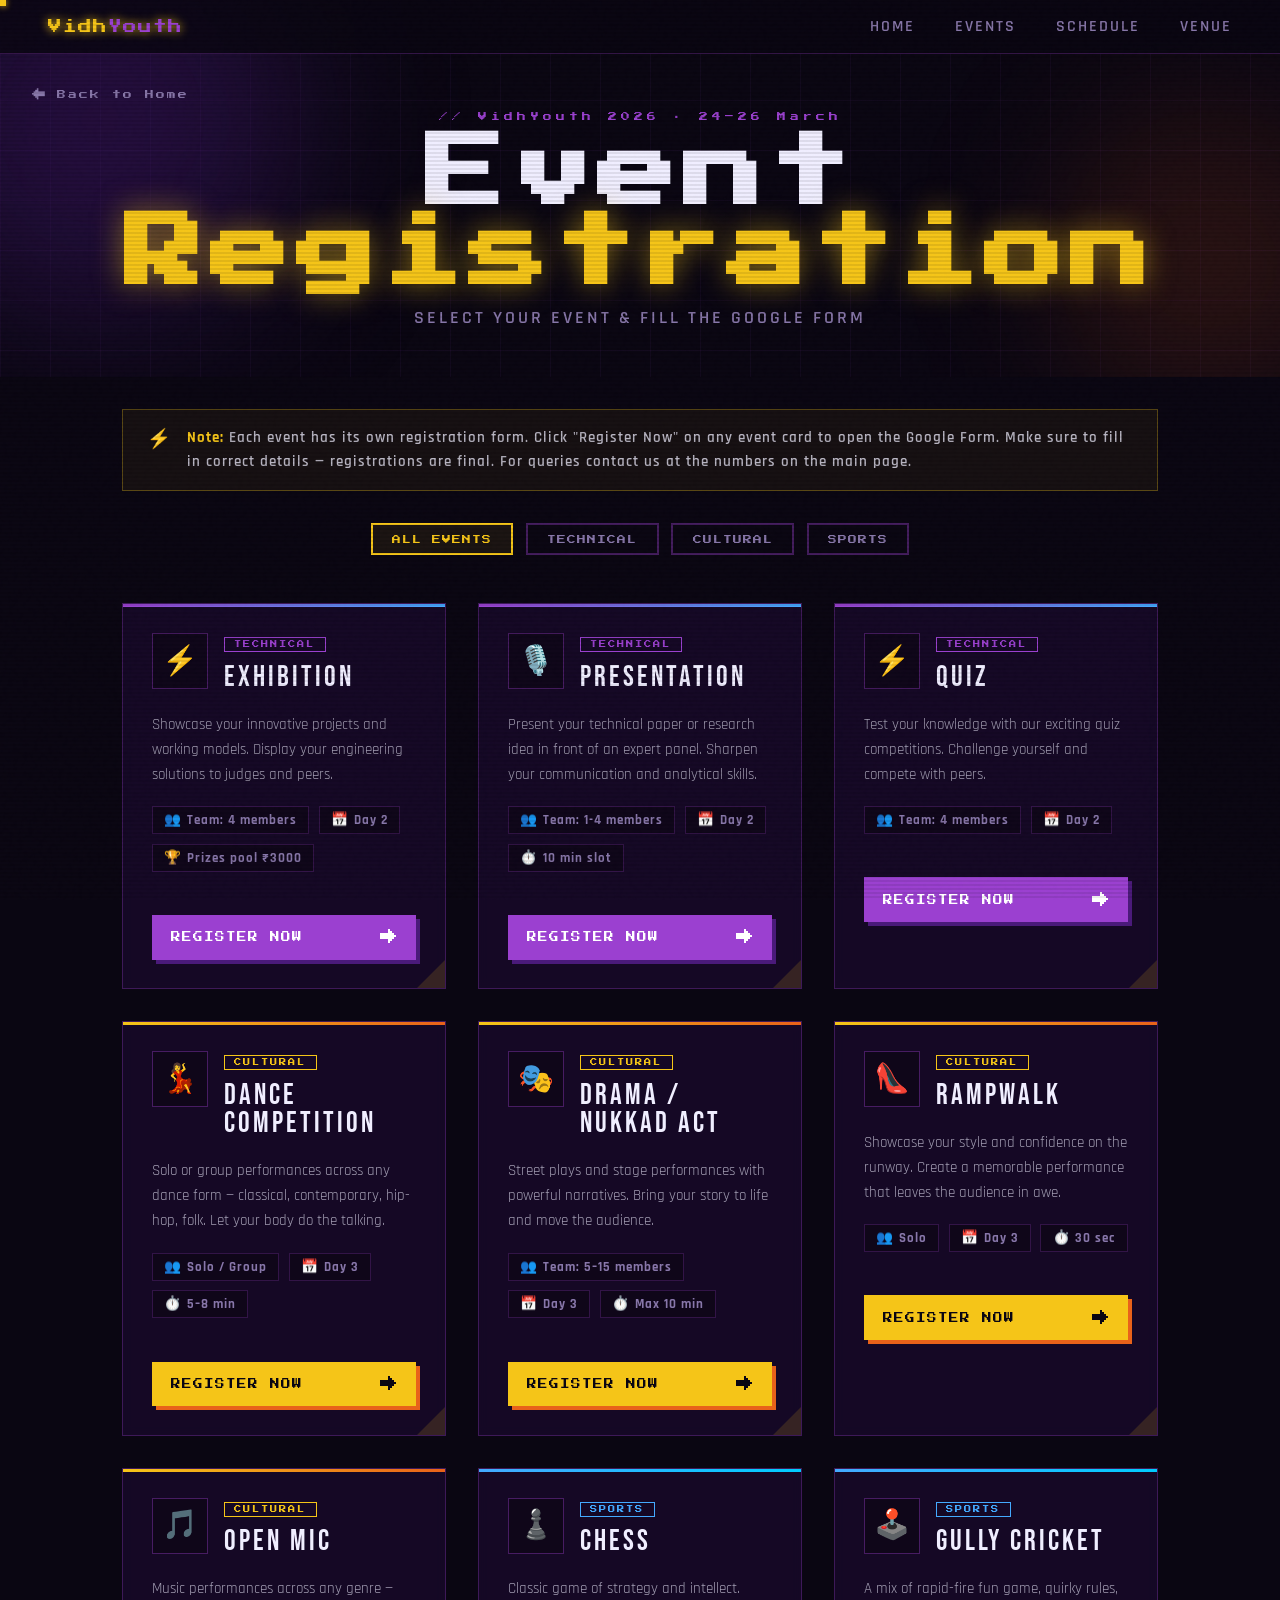
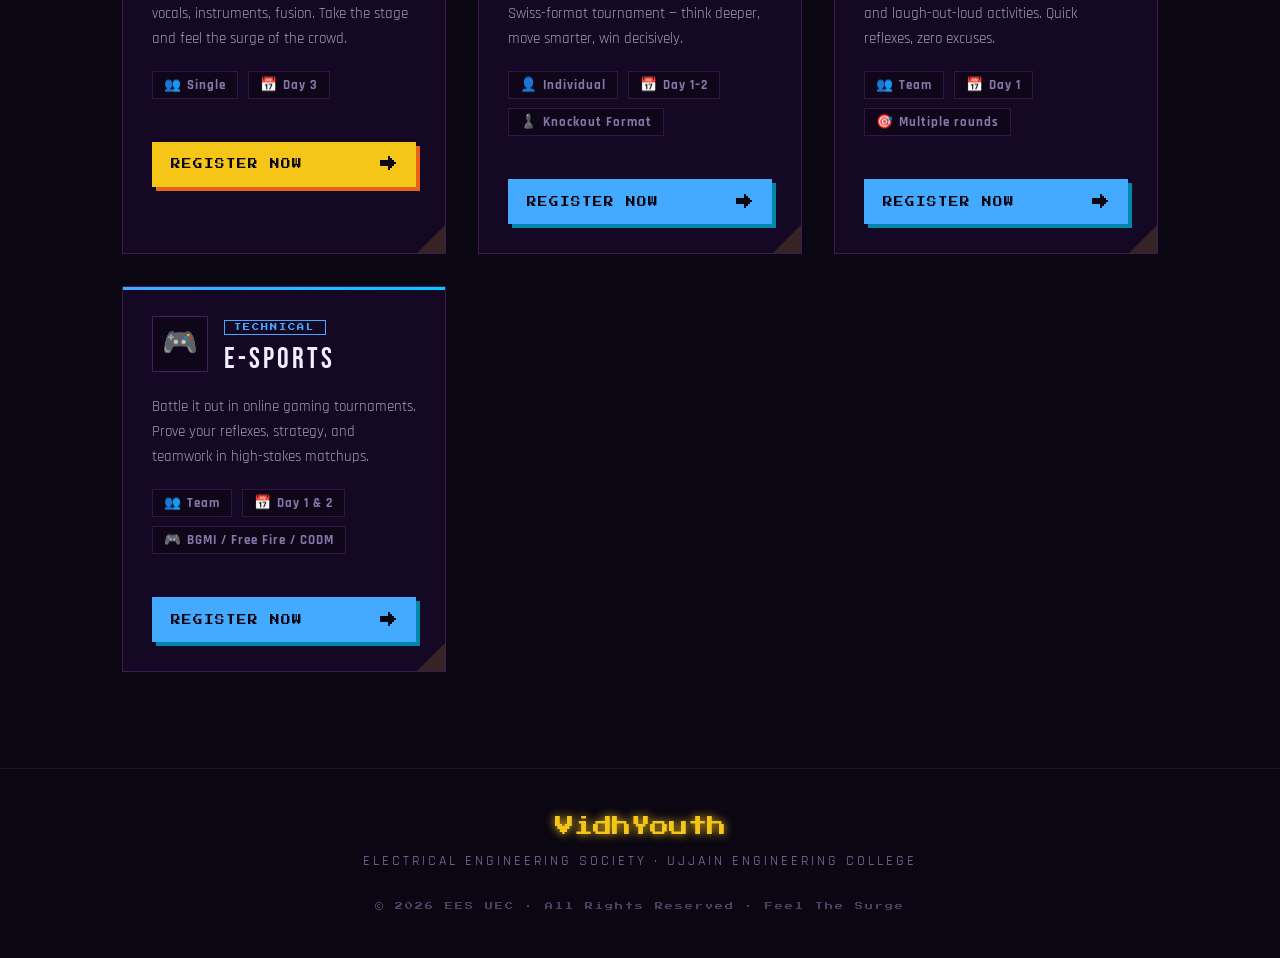
<file: register.html>
<!DOCTYPE html>
<html lang="en">
<head>
<meta charset="UTF-8">
<meta name="viewport" content="width=device-width, initial-scale=1.0">
<title>Register — VidhYouth 2026</title>
<link href="https://fonts.googleapis.com/css2?family=Press+Start+2P&family=Rajdhani:wght@400;600;700&family=Bebas+Neue&family=Dancing+Script:wght@700&display=swap" rel="stylesheet">
<link rel="stylesheet" href="style.css">
<style>

  /* ===== REGISTER PAGE SPECIFIC ===== */

  .reg-hero {
    min-height: 38vh;
    display: flex;
    flex-direction: column;
    align-items: center;
    justify-content: center;
    position: relative;
    overflow: hidden;
    padding: 7rem 2rem 3rem;
    text-align: center;
  }

  .reg-hero .grid-bg {
    position: absolute;
    inset: 0;
    background-image:
      linear-gradient(rgba(155,64,208,0.06) 1px, transparent 1px),
      linear-gradient(90deg, rgba(155,64,208,0.06) 1px, transparent 1px);
    background-size: 50px 50px;
    pointer-events: none;
  }

  .reg-hero .orb {
    position: absolute;
    border-radius: 50%;
    filter: blur(80px);
    pointer-events: none;
  }
  .reg-hero .orb1 { width: 400px; height: 400px; background: rgba(74,26,122,0.4); top: -80px; left: -100px; }
  .reg-hero .orb2 { width: 300px; height: 300px; background: rgba(232,98,26,0.15); bottom: 0; right: -80px; }

  .reg-back {
    position: absolute;
    top: 5.5rem;
    left: 2rem;
    font-family: 'Press Start 2P', monospace;
    font-size: 0.55rem;
    color: var(--gray);
    text-decoration: none;
    letter-spacing: 2px;
    display: flex;
    align-items: center;
    gap: 0.6rem;
    transition: color 0.2s;
    z-index: 10;
  }
  .reg-back:hover { color: var(--yellow); }
  .reg-back::before { content: '←'; font-size: 0.8rem; }

  .reg-page-label {
    font-family: 'Press Start 2P', monospace;
    font-size: 0.55rem;
    color: var(--purple-bright);
    letter-spacing: 4px;
    margin-bottom: 0.8rem;
    position: relative;
    z-index: 1;
  }

  .reg-page-title {
    font-family: 'Press Start 2P', sans-serif;
    font-size: clamp(2.5rem, 7vw, 5rem);
    letter-spacing: 6px;
    color: var(--white);
    line-height: 1;
    position: relative;
    z-index: 1;
  }

  .reg-page-title span {
    color: var(--yellow);
    text-shadow: 0 0 30px rgba(245,197,24,0.5);
  }

  .reg-page-sub {
    font-family: 'Rajdhani', sans-serif;
    font-size: 1.1rem;
    font-weight: 600;
    color: var(--gray);
    letter-spacing: 3px;
    text-transform: uppercase;
    margin-top: 0.8rem;
    position: relative;
    z-index: 1;
  }

  /* ===== FILTER TABS ===== */
  .filter-bar {
    display: flex;
    gap: 0.8rem;
    justify-content: center;
    flex-wrap: wrap;
    padding: 2rem 2rem 0;
    max-width: 1100px;
    margin: 0 auto;
  }

  .filter-btn {
    font-family: 'Press Start 2P', monospace;
    font-size: 0.55rem;
    padding: 0.6rem 1.2rem;
    border: 2px solid rgba(155,64,208,0.4);
    background: transparent;
    color: var(--gray);
    cursor: pointer;
    letter-spacing: 1px;
    transition: all 0.25s;
    text-transform: uppercase;
  }

  .filter-btn:hover {
    border-color: var(--purple-bright);
    color: var(--white);
  }

  .filter-btn.active {
    border-color: var(--yellow);
    color: var(--yellow);
    background: rgba(245,197,24,0.07);
  }

  /* ===== EVENTS GRID ===== */
  .reg-grid-wrap {
    max-width: 1100px;
    margin: 0 auto;
    padding: 3rem 2rem 6rem;
  }

  .reg-grid {
    display: grid;
    grid-template-columns: repeat(auto-fill, minmax(300px, 1fr));
    gap: 2rem;
  }

  /* ===== EVENT REGISTRATION CARD ===== */
  .reg-card {
    position: relative;
    border: 1px solid rgba(155,64,208,0.3);
    background: rgba(26,10,46,0.7);
    backdrop-filter: blur(6px);
    overflow: hidden;
    transition: transform 0.35s, border-color 0.35s, box-shadow 0.35s;
    animation: cardFadeIn 0.6s ease forwards;
    opacity: 0;
  }

  .reg-card:nth-child(1) { animation-delay: 0.05s; }
  .reg-card:nth-child(2) { animation-delay: 0.12s; }
  .reg-card:nth-child(3) { animation-delay: 0.19s; }
  .reg-card:nth-child(4) { animation-delay: 0.26s; }
  .reg-card:nth-child(5) { animation-delay: 0.33s; }
  .reg-card:nth-child(6) { animation-delay: 0.40s; }
  .reg-card:nth-child(7) { animation-delay: 0.47s; }
  .reg-card:nth-child(8) { animation-delay: 0.54s; }

  @keyframes cardFadeIn {
    from { opacity: 0; transform: translateY(24px); }
    to   { opacity: 1; transform: translateY(0); }
  }

  .reg-card.hidden {
    display: none;
  }

  .reg-card:hover {
    transform: translateY(-8px);
    border-color: var(--yellow);
    box-shadow: 0 24px 50px rgba(0,0,0,0.6), 0 0 24px rgba(245,197,24,0.12);
  }

  /* Accent top bar — colour per category */
  .reg-card::before {
    content: '';
    position: absolute;
    top: 0; left: 0; right: 0;
    height: 3px;
    transition: height 0.3s;
  }

  .reg-card[data-cat="technical"]::before  { background: linear-gradient(90deg, var(--purple-bright), #4af); }
  .reg-card[data-cat="cultural"]::before   { background: linear-gradient(90deg, var(--yellow), var(--orange)); }
  .reg-card[data-cat="sports"]::before     { background: linear-gradient(90deg, #4af, #0cf); }

  .reg-card:hover::before { height: 4px; }

  /* Bottom-right pixel corner */
  .reg-card::after {
    content: '';
    position: absolute;
    bottom: 0; right: 0;
    width: 0; height: 0;
    border-style: solid;
    border-width: 0 0 28px 28px;
    border-color: transparent transparent rgba(245,197,24,0.15) transparent;
    transition: border-color 0.3s;
  }
  .reg-card:hover::after { border-color: transparent transparent rgba(245,197,24,0.45) transparent; }

  /* Card inner */
  .card-header {
    padding: 1.8rem 1.8rem 0;
    display: flex;
    align-items: flex-start;
    gap: 1rem;
  }

  .card-icon-wrap {
    width: 56px; height: 56px;
    border: 1px solid rgba(155,64,208,0.4);
    display: flex;
    align-items: center;
    justify-content: center;
    font-size: 1.8rem;
    flex-shrink: 0;
    background: rgba(0,0,0,0.3);
    transition: transform 0.3s, border-color 0.3s;
  }

  .reg-card:hover .card-icon-wrap {
    transform: scale(1.1) rotate(4deg);
    border-color: var(--yellow);
  }

  .card-meta { flex: 1; }

  .card-category {
    font-family: 'Press Start 2P', monospace;
    font-size: 0.45rem;
    letter-spacing: 2px;
    text-transform: uppercase;
    margin-bottom: 0.4rem;
    padding: 0.2rem 0.6rem;
    border: 1px solid;
    display: inline-block;
  }

  .reg-card[data-cat="technical"]  .card-category { color: var(--purple-bright); border-color: var(--purple-bright); }
  .reg-card[data-cat="cultural"]   .card-category { color: var(--yellow); border-color: var(--yellow); }
  .reg-card[data-cat="sports"]     .card-category { color: #4af; border-color: #4af; }

  .card-title {
    font-family: 'Bebas Neue', sans-serif;
    font-size: 1.8rem;
    letter-spacing: 3px;
    color: var(--white);
    line-height: 1;
    margin-top: 0.3rem;
  }

  .card-body {
    padding: 1.2rem 1.8rem;
  }

  .card-desc {
    font-size: 0.95rem;
    color: rgba(240,238,255,0.65);
    line-height: 1.65;
    font-weight: 400;
    margin-bottom: 1.2rem;
  }

  /* Info pills */
  .card-info {
    display: flex;
    flex-wrap: wrap;
    gap: 0.6rem;
    margin-bottom: 1.5rem;
  }

  .info-pill {
    font-family: 'Rajdhani', sans-serif;
    font-size: 0.8rem;
    font-weight: 700;
    letter-spacing: 1px;
    color: var(--gray);
    background: rgba(0,0,0,0.3);
    border: 1px solid rgba(155,64,208,0.25);
    padding: 0.25rem 0.7rem;
    display: flex;
    align-items: center;
    gap: 0.3rem;
  }

  .info-pill .pill-icon { font-size: 0.85rem; }

  /* Register button */
  .card-footer {
    padding: 0 1.8rem 1.8rem;
  }

  .reg-btn {
    display: flex;
    align-items: center;
    justify-content: space-between;
    width: 100%;
    padding: 0.9rem 1.2rem;
    font-family: 'Press Start 2P', monospace;
    font-size: 0.6rem;
    letter-spacing: 1px;
    text-decoration: none;
    text-transform: uppercase;
    cursor: pointer;
    border: none;
    transition: transform 0.15s, box-shadow 0.2s, background 0.2s;
    position: relative;
  }

  .reg-card[data-cat="technical"] .reg-btn {
    background: var(--purple-bright);
    color: #fff;
    box-shadow: 4px 4px 0 var(--purple);
  }
  .reg-card[data-cat="technical"] .reg-btn:hover {
    background: #b055e8;
    box-shadow: 6px 6px 0 var(--purple);
    transform: translate(-2px, -2px);
  }

  .reg-card[data-cat="cultural"] .reg-btn {
    background: var(--yellow);
    color: #0a0612;
    box-shadow: 4px 4px 0 var(--orange);
  }
  .reg-card[data-cat="cultural"] .reg-btn:hover {
    background: #ffd700;
    box-shadow: 6px 6px 0 var(--orange);
    transform: translate(-2px, -2px);
  }

  .reg-card[data-cat="sports"] .reg-btn {
    background: #4af;
    color: #0a0612;
    box-shadow: 4px 4px 0 #08a;
  }
  .reg-card[data-cat="sports"] .reg-btn:hover {
    background: #5bf;
    box-shadow: 6px 6px 0 #08a;
    transform: translate(-2px, -2px);
  }

  .reg-btn:active { transform: translate(2px, 2px) !important; box-shadow: 1px 1px 0 !important; }

  .btn-arrow {
    font-size: 1rem;
    transition: transform 0.2s;
  }
  .reg-btn:hover .btn-arrow { transform: translateX(4px); }

  /* ===== MODAL OVERLAY ===== */
  .modal-overlay {
    position: fixed;
    inset: 0;
    background: rgba(10,6,18,0.92);
    backdrop-filter: blur(10px);
    z-index: 500;
    display: flex;
    align-items: center;
    justify-content: center;
    padding: 1rem;
    opacity: 0;
    pointer-events: none;
    transition: opacity 0.3s;
  }

  .modal-overlay.open {
    opacity: 1;
    pointer-events: all;
  }

  .modal-box {
    width: 100%;
    max-width: 680px;
    border: 1px solid rgba(155,64,208,0.5);
    background: rgba(20,8,36,0.98);
    position: relative;
    transform: translateY(30px) scale(0.97);
    transition: transform 0.3s;
    max-height: 90vh;
    overflow-y: auto;
  }

  .modal-overlay.open .modal-box {
    transform: translateY(0) scale(1);
  }

  /* Corner brackets */
  .modal-box::before, .modal-box::after {
    content: '';
    position: absolute;
    width: 20px; height: 20px;
    border: 2px solid var(--yellow);
    pointer-events: none;
  }
  .modal-box::before { top: -1px; left: -1px; border-right: none; border-bottom: none; }
  .modal-box::after  { bottom: -1px; right: -1px; border-left: none; border-top: none; }

  .modal-top-bar {
    height: 4px;
    background: linear-gradient(90deg, var(--purple-bright), var(--yellow), var(--orange));
  }

  .modal-header {
    padding: 2rem 2rem 1rem;
    display: flex;
    align-items: flex-start;
    justify-content: space-between;
    gap: 1rem;
  }

  .modal-title-wrap { flex: 1; }

  .modal-event-icon { font-size: 2.5rem; margin-bottom: 0.5rem; display: block; }

  .modal-event-name {
    font-family: 'Bebas Neue', sans-serif;
    font-size: 2.5rem;
    letter-spacing: 4px;
    color: var(--white);
    line-height: 1;
  }

  .modal-close {
    font-family: 'Press Start 2P', monospace;
    font-size: 0.7rem;
    background: transparent;
    border: 2px solid rgba(155,64,208,0.4);
    color: var(--gray);
    cursor: pointer;
    padding: 0.5rem 0.8rem;
    transition: border-color 0.2s, color 0.2s;
    flex-shrink: 0;
    margin-top: 0.3rem;
  }
  .modal-close:hover { border-color: var(--yellow); color: var(--yellow); }

  .modal-body {
    padding: 0 2rem 1.5rem;
  }

  .modal-desc {
    font-size: 1.05rem;
    color: rgba(240,238,255,0.75);
    line-height: 1.7;
    margin-bottom: 1.5rem;
  }

  .modal-details {
    display: grid;
    grid-template-columns: 1fr 1fr;
    gap: 1rem;
    margin-bottom: 2rem;
  }

  .detail-item {
    background: rgba(0,0,0,0.3);
    border: 1px solid rgba(155,64,208,0.2);
    padding: 1rem;
  }

  .detail-label {
    font-family: 'Press Start 2P', monospace;
    font-size: 0.45rem;
    color: var(--purple-bright);
    letter-spacing: 2px;
    margin-bottom: 0.4rem;
  }

  .detail-value {
    font-family: 'Rajdhani', sans-serif;
    font-size: 1rem;
    font-weight: 700;
    color: var(--yellow);
    letter-spacing: 1px;
  }

  .modal-note {
    font-family: 'Press Start 2P', monospace;
    font-size: 0.5rem;
    color: var(--gray);
    letter-spacing: 1px;
    line-height: 1.8;
    background: rgba(74,26,122,0.15);
    border-left: 3px solid var(--purple-bright);
    padding: 0.8rem 1rem;
    margin-bottom: 1.5rem;
  }

  .modal-footer {
    padding: 0 2rem 2rem;
    display: flex;
    gap: 1rem;
    flex-wrap: wrap;
  }

  .modal-reg-btn {
    flex: 1;
    min-width: 200px;
    display: flex;
    align-items: center;
    justify-content: center;
    gap: 0.8rem;
    padding: 1rem 1.5rem;
    font-family: 'Press Start 2P', monospace;
    font-size: 0.65rem;
    letter-spacing: 1px;
    text-decoration: none;
    text-transform: uppercase;
    background: var(--yellow);
    color: #0a0612;
    box-shadow: 5px 5px 0 var(--orange);
    transition: transform 0.15s, box-shadow 0.15s;
    cursor: pointer;
    border: none;
  }
  .modal-reg-btn:hover { transform: translate(-2px,-2px); box-shadow: 7px 7px 0 var(--orange); }
  .modal-reg-btn:active { transform: translate(2px,2px); box-shadow: 2px 2px 0 var(--orange); }

  /* ===== PROGRESS INDICATOR ===== */
  .reg-progress {
    max-width: 1100px;
    margin: 0 auto;
    padding: 0 2rem;
  }

  .progress-label {
    font-family: 'Press Start 2P', monospace;
    font-size: 0.5rem;
    color: var(--gray);
    letter-spacing: 2px;
    margin-bottom: 0.6rem;
    display: flex;
    justify-content: space-between;
  }

  .progress-bar-outer {
    height: 4px;
    background: rgba(155,64,208,0.2);
    position: relative;
    overflow: hidden;
  }

  .progress-bar-inner {
    position: absolute;
    top: 0; left: 0; bottom: 0;
    background: linear-gradient(90deg, var(--purple-bright), var(--yellow));
    width: 0%;
    transition: width 1s ease;
    box-shadow: 0 0 8px var(--yellow);
  }

  /* ===== NOTICE BANNER ===== */
  .notice-banner {
    max-width: 1100px;
    margin: 2rem auto 0;
    padding: 0 2rem;
  }

  .notice-inner {
    border: 1px solid rgba(245,197,24,0.3);
    background: rgba(245,197,24,0.05);
    padding: 1rem 1.5rem;
    display: flex;
    gap: 1rem;
    align-items: flex-start;
  }

  .notice-icon { font-size: 1.2rem; flex-shrink: 0; margin-top: 0.1rem; }

  .notice-text {
    font-family: 'Rajdhani', sans-serif;
    font-size: 0.95rem;
    font-weight: 600;
    color: rgba(240,238,255,0.75);
    line-height: 1.6;
    letter-spacing: 1px;
  }

  .notice-text strong { color: var(--yellow); }

  /* ===== RESPONSIVE ===== */
  @media (max-width: 600px) {
    .reg-grid { grid-template-columns: 1fr; }
    .modal-details { grid-template-columns: 1fr; }
    .reg-page-title { font-size: 3rem; }
  }
</style>
</head>
<body>

<div class="cursor-dot" id="cursorDot"></div>

<!-- NAV -->
<nav>
  <a href="index.html"><div class="nav-logo">Vidh<span>Youth</span></div></a>
  <ul>
    <li><a href="index.html">Home</a></li>
    <li><a href="index.html#events">Events</a></li>
    <li><a href="index.html#schedule">Schedule</a></li>
    <li><a href="index.html#venue">Venue</a></li>
  </ul>
</nav>

<!-- HERO -->
<div class="reg-hero">
  <div class="grid-bg"></div>
  <div class="orb orb1"></div>
  <div class="orb orb2"></div>

  <a href="index.html" class="reg-back">Back to Home</a>

  <div class="reg-page-label">// VidhYouth 2026 · 24–26 March</div>
  <h1 class="reg-page-title">Event <span>Registration</span></h1>
  <p class="reg-page-sub">Select your event &amp; Fill the Google Form</p>
</div>

<!-- NOTICE BANNER -->
<div class="notice-banner">
  <div class="notice-inner">
    <span class="notice-icon">⚡</span>
    <div class="notice-text">
      <strong>Note:</strong> Each event has its own registration form. Click "Register Now" on any event card to open the Google Form. Make sure to fill in correct details — registrations are final. For queries contact us at the numbers on the main page.
    </div>
  </div>
</div>

<!-- FILTER BAR -->
<div class="filter-bar">
  <button class="filter-btn active" data-filter="all">All Events</button>
  <button class="filter-btn" data-filter="technical">Technical</button>
  <button class="filter-btn" data-filter="cultural">Cultural</button>
  <button class="filter-btn" data-filter="sports">Sports</button>
</div>

<!-- EVENTS GRID -->
<div class="reg-grid-wrap">
  <div class="reg-grid" id="regGrid">

    <!-- EXHIBITION -->
    <div class="reg-card" data-cat="technical" data-event="exhibition">
      <div class="card-header">
        <div class="card-icon-wrap">⚡</div>
        <div class="card-meta">
          <span class="card-category">Technical</span>
          <div class="card-title">Exhibition</div>
        </div>
      </div>
      <div class="card-body">
        <p class="card-desc">Showcase your innovative projects and working models. Display your engineering solutions to judges and peers.</p>
        <div class="card-info">
          <span class="info-pill"><span class="pill-icon">👥</span> Team: 4 members</span>
          <span class="info-pill"><span class="pill-icon">📅</span> Day 2</span>
          <span class="info-pill"><span class="pill-icon">🏆</span> Prizes pool ₹3000</span>
        </div>
      </div>
      <div class="card-footer">
        <button class="reg-btn" onclick="openModal('exhibition')">
          Register Now <span class="btn-arrow">→</span>
        </button>
      </div>
    </div>

    <!-- PRESENTATION -->
    <div class="reg-card" data-cat="technical" data-event="presentation">
      <div class="card-header">
        <div class="card-icon-wrap">🎙️</div>
        <div class="card-meta">
          <span class="card-category">Technical</span>
          <div class="card-title">Presentation</div>
        </div>
      </div>
      <div class="card-body">
        <p class="card-desc">Present your technical paper or research idea in front of an expert panel. Sharpen your communication and analytical skills.</p>
        <div class="card-info">
          <span class="info-pill"><span class="pill-icon">👥</span> Team: 1-4 members</span>
          <span class="info-pill"><span class="pill-icon">📅</span> Day 2</span>
          <span class="info-pill"><span class="pill-icon">⏱️</span> 10 min slot</span>
        </div>
      </div>
      <div class="card-footer">
        <button class="reg-btn" onclick="openModal('presentation')">
          Register Now <span class="btn-arrow">→</span>
        </button>
      </div>
    </div>

    <!-- QUIZ -->
    <div class="reg-card" data-cat="technical" data-event="quiz">
      <div class="card-header">
        <div class="card-icon-wrap">⚡</div>
        <div class="card-meta">
          <span class="card-category">Technical</span>
          <div class="card-title">Quiz</div>
        </div>
      </div>
      <div class="card-body">
        <p class="card-desc">Test your knowledge with our exciting quiz competitions. Challenge yourself and compete with peers.</p>
        <div class="card-info">
          <span class="info-pill"><span class="pill-icon">👥</span> Team: 4 members</span>
          <span class="info-pill"><span class="pill-icon">📅</span> Day 2</span>
        </div>
      </div>
      <div class="card-footer">
        <button class="reg-btn" onclick="openModal('quiz')">
          Register Now <span class="btn-arrow">→</span>
        </button>
      </div>
    </div>
    

    <!-- DANCE COMPETITION -->
    <div class="reg-card" data-cat="cultural" data-event="dance">
      <div class="card-header">
        <div class="card-icon-wrap">💃</div>
        <div class="card-meta">
          <span class="card-category">Cultural</span>
          <div class="card-title">Dance Competition</div>
        </div>
      </div>
      <div class="card-body">
        <p class="card-desc">Solo or group performances across any dance form — classical, contemporary, hip-hop, folk. Let your body do the talking.</p>
        <div class="card-info">
          <span class="info-pill"><span class="pill-icon">👥</span> Solo / Group</span>
          <span class="info-pill"><span class="pill-icon">📅</span> Day 3</span>
          <span class="info-pill"><span class="pill-icon">⏱️</span> 5–8 min</span>
        </div>
      </div>
      <div class="card-footer">
        <button class="reg-btn" onclick="openModal('dance')">
          Register Now <span class="btn-arrow">→</span>
        </button>
      </div>
    </div>

    <!-- DRAMA / NUKKAD ACT -->
    <div class="reg-card" data-cat="cultural" data-event="drama">
      <div class="card-header">
        <div class="card-icon-wrap">🎭</div>
        <div class="card-meta">
          <span class="card-category">Cultural</span>
          <div class="card-title">Drama / Nukkad Act</div>
        </div>
      </div>
      <div class="card-body">
        <p class="card-desc">Street plays and stage performances with powerful narratives. Bring your story to life and move the audience.</p>
        <div class="card-info">
          <span class="info-pill"><span class="pill-icon">👥</span> Team: 5–15 members</span>
          <span class="info-pill"><span class="pill-icon">📅</span> Day 3</span>
          <span class="info-pill"><span class="pill-icon">⏱️</span> Max 10 min</span>
        </div>
      </div>
      <div class="card-footer">
        <button class="reg-btn" onclick="openModal('drama')">
          Register Now <span class="btn-arrow">→</span>
        </button>
      </div>
    </div>

    <!-- RAMPWALK -->
    <div class="reg-card" data-cat="cultural" data-event="rampwalk">
      <div class="card-header">
        <div class="card-icon-wrap">👠</div>
        <div class="card-meta">
          <span class="card-category">Cultural</span>
          <div class="card-title">Rampwalk</div>
        </div>
      </div>
      <div class="card-body">
        <p class="card-desc">Showcase your style and confidence on the runway. Create a memorable performance that leaves the audience in awe.</p>
        <div class="card-info">
          <span class="info-pill"><span class="pill-icon">👥</span> Solo</span>
          <span class="info-pill"><span class="pill-icon">📅</span> Day 3</span>
          <span class="info-pill"><span class="pill-icon">⏱️</span> 30 sec</span>
        </div>
      </div>
      <div class="card-footer">
        <button class="reg-btn" onclick="openModal('rampwalk')">
          Register Now <span class="btn-arrow">→</span>
        </button>
      </div>
    </div>

    <!-- OPEN MIC -->
    <div class="reg-card" data-cat="cultural" data-event="openMic">
      <div class="card-header">
        <div class="card-icon-wrap">🎵</div>
        <div class="card-meta">
          <span class="card-category">Cultural</span>
          <div class="card-title">Open Mic</div>
        </div>
      </div>
      <div class="card-body">
        <p class="card-desc">Music performances across any genre — vocals, instruments, fusion. Take the stage and feel the surge of the crowd.</p>
        <div class="card-info">
          <span class="info-pill"><span class="pill-icon">👥</span> Single</span>
          <span class="info-pill"><span class="pill-icon">📅</span> Day 3</span>
        </div>
      </div>
      <div class="card-footer">
        <button class="reg-btn" onclick="openModal('openMic')">
          Register Now <span class="btn-arrow">→</span>
        </button>
      </div>
    </div>

    <!-- CHESS -->
    <div class="reg-card" data-cat="sports" data-event="chess">
      <div class="card-header">
        <div class="card-icon-wrap">♟️</div>
        <div class="card-meta">
          <span class="card-category">Sports</span>
          <div class="card-title">Chess</div>
        </div>
      </div>
      <div class="card-body">
        <p class="card-desc">Classic game of strategy and intellect. Swiss-format tournament — think deeper, move smarter, win decisively.</p>
        <div class="card-info">
          <span class="info-pill"><span class="pill-icon">👤</span> Individual</span>
          <span class="info-pill"><span class="pill-icon">📅</span> Day 1–2</span>
          <span class="info-pill"><span class="pill-icon">♟️</span> Knockout Format</span>
        </div>
      </div>
      <div class="card-footer">
        <button class="reg-btn" onclick="openModal('chess')">
          Register Now <span class="btn-arrow">→</span>
        </button>
      </div>
    </div>

    <!-- MINI GAMES -->
    <div class="reg-card" data-cat="sports" data-event="minigames">
      <div class="card-header">
        <div class="card-icon-wrap">🕹️</div>
        <div class="card-meta">
          <span class="card-category">Sports</span>
          <div class="card-title">Gully Cricket</div>
        </div>
      </div>
      <div class="card-body">
        <p class="card-desc">A mix of rapid-fire fun game, quirky rules, and laugh-out-loud activities. Quick reflexes, zero excuses.</p>
        <div class="card-info">
          <span class="info-pill"><span class="pill-icon">👥</span>Team</span>
          <span class="info-pill"><span class="pill-icon">📅</span> Day 1</span>
          <span class="info-pill"><span class="pill-icon">🎯</span> Multiple rounds</span>
        </div>
      </div>
      <div class="card-footer">
        <button class="reg-btn" onclick="openModal('minigames')">
          Register Now <span class="btn-arrow">→</span>
        </button>
      </div>
    </div>

    <!-- E-SPORTS -->
    <div class="reg-card" data-cat="sports" data-event="esports">
      <div class="card-header">
        <div class="card-icon-wrap">🎮</div>
        <div class="card-meta">
          <span class="card-category">Technical</span>
          <div class="card-title">E-Sports</div>
        </div>
      </div>
      <div class="card-body">
        <p class="card-desc">Battle it out in online gaming tournaments. Prove your reflexes, strategy, and teamwork in high-stakes matchups.</p>
        <div class="card-info">
          <span class="info-pill"><span class="pill-icon">👥</span> Team</span>
          <span class="info-pill"><span class="pill-icon">📅</span> Day 1 &amp; 2</span>
          <span class="info-pill"><span class="pill-icon">🎮</span> BGMI / Free Fire / CODM</span>
        </div>
      </div>
      <div class="card-footer">
        <button class="reg-btn" onclick="openModal('esports')">
          Register Now <span class="btn-arrow">→</span>
        </button>
      </div>
    </div>

  </div><!-- /.reg-grid -->
</div><!-- /.reg-grid-wrap -->

<!-- FOOTER -->
<footer>
  <div class="footer-logo">VidhYouth</div>
  <div class="footer-sub">Electrical Engineering Society · Ujjain Engineering College</div>
  <div class="footer-copy">© 2026 EES UEC · All Rights Reserved · Feel The Surge</div>
</footer>

<!-- ===== MODAL ===== -->
<div class="modal-overlay" id="modalOverlay" onclick="closeModalOnBg(event)">
  <div class="modal-box" id="modalBox">
    <div class="modal-top-bar"></div>
    <div class="modal-header">
      <div class="modal-title-wrap">
        <span class="modal-event-icon" id="modalIcon"></span>
        <div class="modal-event-name" id="modalName"></div>
      </div>
      <button class="modal-close" onclick="closeModal()">✕ Close</button>
    </div>
    <div class="modal-body">
      <p class="modal-desc" id="modalDesc"></p>
      <div class="modal-details" id="modalDetails"></div>
      <div class="modal-note" id="modalNote"></div>
    </div>
    <div class="modal-footer">
      <a class="modal-reg-btn" id="modalFormBtn" href="#">
        ⚡ Open Form
      </a>
    </div>
  </div>
</div>

<script src="script.js"></script>
<script>
// =============================================
// EVENT DATA — Replace Google Form URLs below
// =============================================
const events = {
  exhibition: {
    icon: '⚡',
    name: 'Exhibition',
    desc: 'Showcase your innovative engineering projects and working models in front of judges, faculty, and fellow students. Both hardware and software projects are welcome. Bring your solution to a real-world problem and explain it with clarity.',
    details: [
      { label: 'Team Size',    value: '4 Members' },
      { label: 'Event Days',   value: 'Day 2' },
      { label: 'Venue',        value: 'Mechanical Ground' }
    ],
    note: 'Bring your own hardware/materials. Power outlets will be provided. Submit abstract at least 3 days before the event.',
    formUrl: 'https://forms.gle/L5vwrDRvjJsKPca67 ',  // ← Replace with actual Google Form URL
  },
  presentation: {
    icon: '🎙️',
    name: 'Technical Presentation',
    desc: 'Present your technical paper, research idea, or project concept before a panel of industry experts. Topics can be from any domain of Electrical Engineering. Judging is based on content, delivery, and Q&A performance.',
    details: [
      { label: 'Team Size',    value: '1 – 4 Members' },
      { label: 'Event Day',    value: 'Day 2' },
      { label: 'Slot Duration', value: '10 Minutes' },
      { label: 'Venue',        value: 'Auditorium' },
    ],
    note: 'Submit your presentation (PPT/PDF) before the event. No topic restrictions within EE domain.',
    formUrl: 'https://forms.gle/JCMnE4aGotCiquyH9',  // ← Replace
  },
  quiz: {
    icon: '📝',
    name: 'Quiz',
    desc: 'Test your knowledge with our exciting quiz competitions. Challenge yourself and compete with peers.',
    details: [
      { label: 'Team Size',    value: '4 Members' },
      { label: 'Event Day',    value: 'Day 2' },
      { label: 'Venue',        value: 'Mechanical Ground' },
    ],
    note: 'All questions are related to Electrical Engineering.',
    formUrl: 'https://forms.gle/fASGZX2wFwpt6VicA',  // ← Replace
  },
  esports: {
    icon: '🎮',
    name: 'E-Sports',
    desc: 'Compete in high-energy online gaming tournaments. Games include BGMI (Battle Grounds Mobile India); Free Fire and VALORANT. Form your squad, develop your strategy, and battle to the top of the leaderboard.',
    details: [
      { label: 'Team Size',    value: 'Solo or Duo' },
      { label: 'Event Days',   value: 'Day 1 & Day 2' },
      { label: 'Games',        value: 'BGMI, Free Fire, CODM' },
      { label: 'Venue',        value: '1st Year Building' },
    ],
    note: 'Bring your own device. Tournament brackets will be shared 1 day before. Report 30 mins before your scheduled time.',
    formUrl: 'esports.html',  // ← Replace
  },
  dance: {
    icon: '💃',
    name: 'Dance Competition',
    desc: 'Express yourself through movement. Any dance form is welcome — Bollywood, classical, contemporary, hip-hop, folk or fusion. Individual and group performances will be judged on choreography, expressions, synchrony, and energy.',
    details: [
      { label: 'Team Size',    value: 'Solo or Group (max 10)' },
      { label: 'Event Day',    value: 'Day 2' },
      { label: 'Duration',     value: '5 – 8 Minutes' },
      { label: 'Venue',        value: 'Open Air Stage' },
    ],
    note: 'Submit your audio track (MP3) in advance. Costumes and props are encouraged. Vulgarity strictly not allowed.',
    formUrl: 'https://forms.gle/wagQj6fmmen4hKrA9',  // ← Replace
  },
  drama: {
    icon: '🎭',
    name: 'Drama / Nukkad Act',
    desc: 'Stage plays and street performances that tell stories that matter. Use your script, dialogues, and body language to move the audience. Nukkad (street play) format or full stage drama — both are welcome.',
    details: [
      { label: 'Team Size',    value: '3 – 10 Members' },
      { label: 'Event Day',    value: 'Day 3' },
      { label: 'Duration',     value: 'Max 15 Minutes' },
      { label: 'Venue',        value: 'Mechanical Ground' },
    ],
    note: 'Script submission is mandatory 3 days before. Props allowed. No loud music during street play unless pre-approved.',
    formUrl: 'https://forms.gle/qSqb6yA9RbrQA4nB6',  // ← Replace
  },
  openMic: {
    icon: '🎵',
    name: 'Open Mic',
    desc: 'Take the stage and perform your original or cover piece for a live audience. Vocals, instruments, DJ sets, or full bands — all are welcome at VidhYouth. This is where talent meets the surge.',
    details: [
      { label: 'Format',       value: 'Solo' },
      { label: 'Event Days',   value: 'Day 3' },
      { label: 'Duration',     value: '3 – 5 Minutes' },
      { label: 'Venue',        value: 'Mechanical Ground' },
    ],
    note: 'Basic sound system provided. Bring your own instruments if needed. Submit track/backing track in MP3 format in advance.',
    formUrl: 'https://forms.gle/uBXCvkHgcPBVAi1u8',  // ← Replace
  },
  rampwalk: {
    icon: '👠',
    name: 'Rampwalk',
    desc: 'Strut your stuff on the runway and let your confidence shine. Whether it’s a traditional outfit, a quirky costume, or a fusion look — bring your unique style to the stage and own it.',
    details: [
      { label: 'Format',       value: 'Solo' },
      { label: 'Event Day',    value: 'Day 3' },
      { label: 'Duration',     value: '30 Seconds' },
      { label: 'Venue',        value: 'Mechanical Ground' },
    ],
    note: 'Costumes are encouraged but not mandatory. Be creative, be bold, and most importantly — have fun!',
    formUrl: 'https://forms.gle/qLc3ZaRkivCcGSaU6',  // ← Replace
  },
  chess: {
    icon: '♟️',
    name: 'Chess Tournament',
    desc: 'Test your strategic mind in this Swiss-format chess tournament. Compete across multiple rounds to claim the crown. Open to all — beginners and experienced players alike.',
    details: [
      { label: 'Format',       value: 'Individual' },
      { label: 'Event Days',   value: 'Day 1 - 2' },
      { label: 'Format',       value: 'Knockout' },
      { label: 'Venue',        value: 'EE Dept.' },
    ],
    note: 'All rounds are timed (rapid chess). FIDE rules apply. Report 15 minutes before your round or forfeit.',
    formUrl: 'https://forms.gle/YOUR_CHESS_FORM_ID',  // ← Replace
  },
};

// =============================================
// MODAL LOGIC
// =============================================
function openModal(eventKey) {
  const e = events[eventKey];
  if (!e) return;

  document.getElementById('modalIcon').textContent = e.icon;
  document.getElementById('modalName').textContent = e.name;
  document.getElementById('modalDesc').textContent = e.desc;
  document.getElementById('modalNote').textContent = '📌 ' + e.note;

  const detailsEl = document.getElementById('modalDetails');
  detailsEl.innerHTML = e.details.map(d => `
    <div class="detail-item">
      <div class="detail-label">${d.label}</div>
      <div class="detail-value">${d.value}</div>
    </div>
  `).join('');

  const btn = document.getElementById('modalFormBtn');
  btn.href = e.formUrl;

  document.getElementById('modalOverlay').classList.add('open');
  document.body.style.overflow = 'hidden';
}

function closeModal() {
  document.getElementById('modalOverlay').classList.remove('open');
  document.body.style.overflow = '';
}

function closeModalOnBg(e) {
  if (e.target === document.getElementById('modalOverlay')) closeModal();
}

document.addEventListener('keydown', e => {
  if (e.key === 'Escape') closeModal();
});

// =============================================
// FILTER LOGIC
// =============================================
document.querySelectorAll('.filter-btn').forEach(btn => {
  btn.addEventListener('click', () => {
    document.querySelectorAll('.filter-btn').forEach(b => b.classList.remove('active'));
    btn.classList.add('active');

    const filter = btn.dataset.filter;
    document.querySelectorAll('.reg-card').forEach(card => {
      if (filter === 'all' || card.dataset.cat === filter) {
        card.classList.remove('hidden');
      } else {
        card.classList.add('hidden');
      }
    });
  });
});
</script>
</body>
</html>
</file>
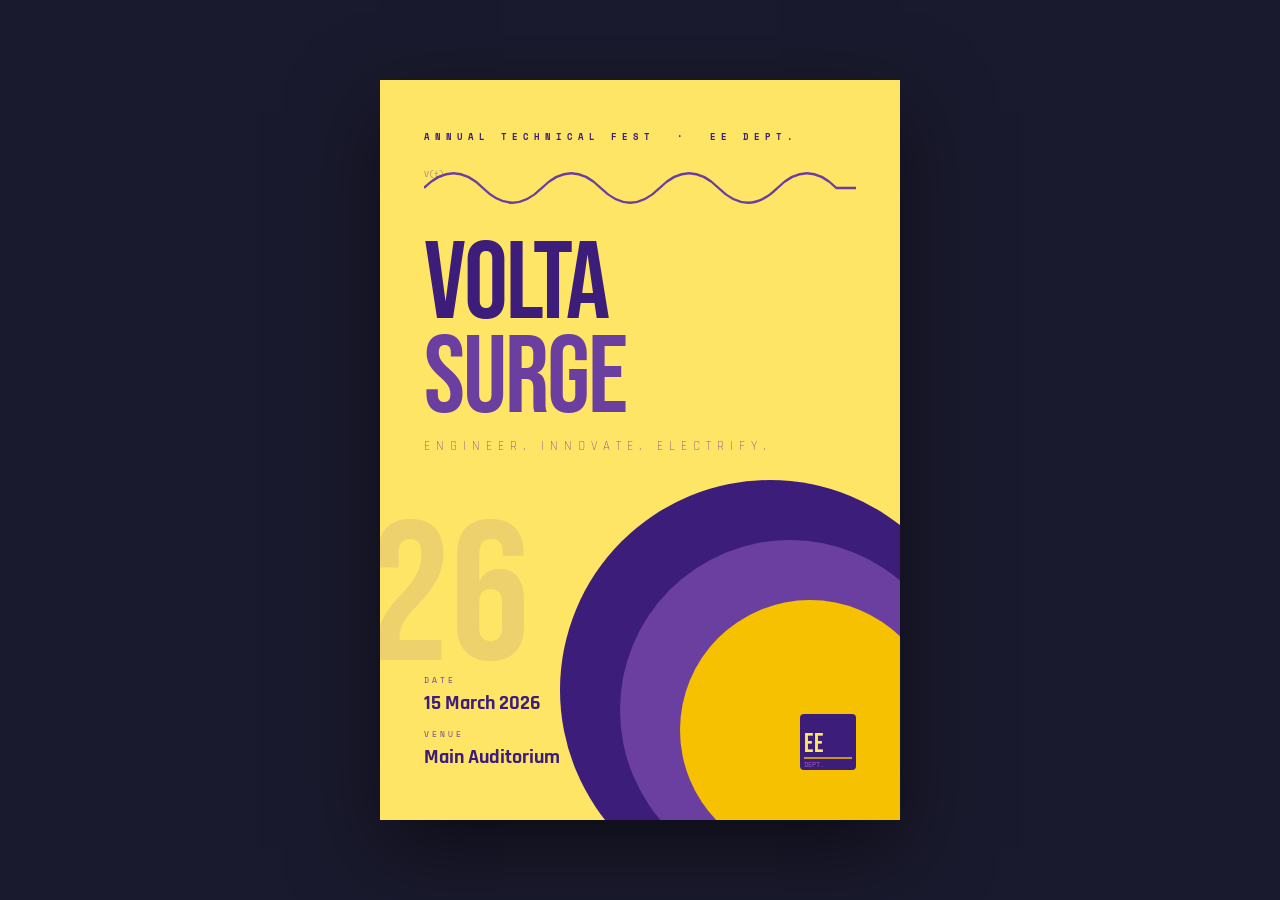
<file: techfest_poster.html>
<!DOCTYPE html>
<html lang="en">
<head>
<meta charset="UTF-8">
<meta name="viewport" content="width=device-width, initial-scale=1.0">
<title>TechFest Poster - Electrical Engineering</title>
<link href="https://fonts.googleapis.com/css2?family=Bebas+Neue&family=Space+Mono:ital,wght@0,400;0,700;1,400&family=Rajdhani:wght@300;600;700&display=swap" rel="stylesheet">
<style>
  * { margin: 0; padding: 0; box-sizing: border-box; }

  :root {
    --gold-light: #FFE566;
    --gold: #F5C100;
    --gold-dark: #E0A800;
    --purple-light: #9B59B6;
    --purple: #6B3FA0;
    --purple-dark: #3D1D7A;
    --white: #FFFDF0;
  }

  body {
    background: #1a1a2e;
    display: flex;
    justify-content: center;
    align-items: center;
    min-height: 100vh;
    padding: 40px 20px;
    font-family: 'Space Mono', monospace;
  }

  .poster-wrap {
    display: flex;
    gap: 40px;
    flex-wrap: wrap;
    justify-content: center;
  }

  /* ====== POSTER 2 ====== */
  .poster-2 {
    width: 520px;
    height: 740px;
    background: var(--gold-light);
    position: relative;
    overflow: hidden;
    display: flex;
    flex-direction: column;
    padding: 50px 44px;
    box-shadow: 0 30px 80px rgba(0,0,0,0.5);
  }

  .p2-bg-circle {
    position: absolute;
    bottom: -80px;
    right: -80px;
    width: 420px;
    height: 420px;
    border-radius: 50%;
    background: var(--purple-dark);
    z-index: 0;
  }

  .p2-bg-circle-2 {
    position: absolute;
    bottom: -60px;
    right: -60px;
    width: 340px;
    height: 340px;
    border-radius: 50%;
    background: var(--purple);
    z-index: 0;
  }

  .p2-bg-circle-3 {
    position: absolute;
    bottom: -40px;
    right: -40px;
    width: 260px;
    height: 260px;
    border-radius: 50%;
    background: var(--gold);
    z-index: 0;
  }

  .p2-content { position: relative; z-index: 2; height: 100%; display: flex; flex-direction: column; justify-content: space-between; }

  .p2-tag {
    font-size: 9px;
    letter-spacing: 5px;
    color: var(--purple-dark);
    text-transform: uppercase;
    font-weight: 700;
  }

  .p2-wave {
    width: 100%;
    margin: 20px 0;
  }

  .p2-title {
    font-family: 'Bebas Neue', sans-serif;
    font-size: 110px;
    line-height: 0.85;
    color: var(--purple-dark);
    letter-spacing: -2px;
  }

  .p2-title span {
    color: var(--purple);
    display: block;
  }

  .p2-year {
    font-family: 'Bebas Neue', sans-serif;
    font-size: 200px;
    color: rgba(107,63,160,0.12);
    line-height: 1;
    position: absolute;
    bottom: 120px;
    left: -10px;
    z-index: 1;
  }

  .p2-tagline {
    font-family: 'Rajdhani', sans-serif;
    font-weight: 300;
    font-size: 13px;
    letter-spacing: 6px;
    color: var(--purple);
    text-transform: uppercase;
    margin-top: 12px;
  }

  .p2-bottom {
    display: flex;
    justify-content: space-between;
    align-items: flex-end;
  }

  .p2-details .d-label {
    font-size: 8px;
    letter-spacing: 3px;
    color: var(--purple);
    text-transform: uppercase;
    margin-bottom: 4px;
  }

  .p2-details .d-val {
    font-family: 'Rajdhani', sans-serif;
    font-weight: 700;
    font-size: 20px;
    color: var(--purple-dark);
  }

  .p2-logo-mark {
    width: 56px;
    height: 56px;
  }

  /* Animations */
  @keyframes dash {
    to { stroke-dashoffset: 0; }
  }

  .circuit-path {
    stroke-dasharray: 600;
    stroke-dashoffset: 600;
    animation: dash 3s ease forwards;
  }

  .circuit-path-2 {
    stroke-dasharray: 400;
    stroke-dashoffset: 400;
    animation: dash 3s ease 0.5s forwards;
  }

  @keyframes glow-pulse {
    0%, 100% { opacity: 1; r: 4; }
    50% { opacity: 0.4; r: 6; }
  }

  .node { animation: glow-pulse 2s ease-in-out infinite; }
  .node-2 { animation: glow-pulse 2s ease-in-out 0.5s infinite; }
  .node-3 { animation: glow-pulse 2s ease-in-out 1s infinite; }

  @keyframes wave-draw {
    from { stroke-dashoffset: 1000; }
    to { stroke-dashoffset: 0; }
  }

  .wave-path {
    stroke-dasharray: 1000;
    stroke-dashoffset: 1000;
    animation: wave-draw 2.5s ease forwards 0.3s;
  }

  @keyframes fadeUp {
    from { opacity: 0; transform: translateY(20px); }
    to { opacity: 1; transform: translateY(0); }
  }

  .poster-1 .p1-top, .poster-1 .p1-bottom {
    animation: fadeUp 1s ease forwards;
  }

  .poster-2 .p2-content {
    animation: fadeUp 1s ease 0.2s forwards;
    opacity: 0;
  }

</style>
</head>
<body>
<div class="poster-wrap">
  <div class="poster-2">
    <div class="p2-bg-circle"></div>
    <div class="p2-bg-circle-2"></div>
    <div class="p2-bg-circle-3"></div>

    <div class="p2-year">26</div>

    <div class="p2-content">
      <div>
        <div class="p2-tag">Annual Technical Fest &nbsp;·&nbsp; EE Dept.</div>

        <!-- Sine Wave -->
        <div class="p2-wave">
          <svg width="100%" height="50" viewBox="0 0 440 50">
            <path class="wave-path"
              d="M0 25 C20 5, 40 5, 60 25 C80 45, 100 45, 120 25 C140 5, 160 5, 180 25 C200 45, 220 45, 240 25 C260 5, 280 5, 300 25 C320 45, 340 45, 360 25 C380 5, 400 5, 420 25 L440 25"
              stroke="#6B3FA0" stroke-width="2.5" fill="none"/>
            <text x="0" y="14" fill="#6B3FA0" font-size="8" font-family="Space Mono" opacity="0.6">V(t)</text>
          </svg>
        </div>

        <div class="p2-title">VOLTA<span>SURGE</span></div>
        <div class="p2-tagline">Engineer. Innovate. Electrify.</div>
      </div>

      <div class="p2-bottom">
        <div>
          <div class="p2-details">
            <div class="d-label">Date</div>
            <div class="d-val">15 March 2026</div>
          </div>
          <div style="margin-top:12px">
            <div class="p2-details">
              <div class="d-label">Venue</div>
              <div class="d-val">Main Auditorium</div>
            </div>
          </div>
        </div>

        <!-- EE Logo mark -->
        <svg class="p2-logo-mark" viewBox="0 0 56 56" fill="none">
          <rect width="56" height="56" rx="4" fill="#3D1D7A"/>
          <text x="4" y="38" fill="#FFE566" font-size="26" font-family="Bebas Neue, sans-serif" letter-spacing="1">EE</text>
          <line x1="4" y1="44" x2="52" y2="44" stroke="#F5C100" stroke-width="1.5"/>
          <text x="4" y="53" fill="#9B59B6" font-size="7" font-family="Space Mono">DEPT.</text>
        </svg>
      </div>
    </div>
  </div>

</div>
</body>
</html>
</file>
<file: style.css>
:root {
    --bg: #0a0612;
    --deep: #0d0818;
    --purple-dark: #1a0a2e;
    --purple: #4a1a7a;
    --purple-mid: #6b2fa0;
    --purple-bright: #9b40d0;
    --yellow: #f5c518;
    --yellow-bright: #ffd700;
    --orange: #e8621a;
    --white: #f0eeff;
    --gray: #8877aa;
}

* {
    margin: 0;
    padding: 0;
    box-sizing: border-box;
}

html {
    scroll-behavior: smooth;
}

body {
    background: var(--bg);
    color: var(--white);
    font-family: 'Rajdhani', sans-serif;
    overflow-x: hidden;
    cursor: crosshair;
}

/* ===== NOISE OVERLAY ===== */
body::before {
    content: '';
    position: fixed;
    inset: 0;
    background-image: url("data:image/svg+xml,%3Csvg viewBox='0 0 200 200' xmlns='http://www.w3.org/2000/svg'%3E%3Cfilter id='n'%3E%3CfeTurbulence type='fractalNoise' baseFrequency='0.9' numOctaves='4' stitchTiles='stitch'/%3E%3C/filter%3E%3Crect width='100%25' height='100%25' filter='url(%23n)' opacity='0.04'/%3E%3C/svg%3E");
    pointer-events: none;
    z-index: 999;
    opacity: 0.4;
}

/* ===== SCANLINES ===== */
body::after {
    content: '';
    position: fixed;
    inset: 0;
    background: repeating-linear-gradient(0deg,
            transparent,
            transparent 2px,
            rgba(0, 0, 0, 0.08) 2px,
            rgba(0, 0, 0, 0.08) 4px);
    pointer-events: none;
    z-index: 998;
}

/* ===== NAVBAR ===== */
nav {
    position: fixed;
    top: 0;
    left: 0;
    right: 0;
    z-index: 100;
    display: flex;
    justify-content: space-between;
    align-items: center;
    padding: 1rem 3rem;
    background: rgba(10, 6, 18, 0.85);
    backdrop-filter: blur(10px);
    border-bottom: 1px solid rgba(155, 64, 208, 0.3);
}

.nav-logo {
    font-family: 'Press Start 2P', monospace;
    font-size: 0.85rem;
    color: var(--yellow);
    text-shadow: 0 0 10px var(--yellow);
    letter-spacing: 1px;
}

.nav-logo span {
    color: var(--purple-bright);
}

nav ul {
    list-style: none;
    display: flex;
    gap: 2.5rem;
}

nav a {
    text-decoration: none;
}

nav ul a {
    color: var(--gray);
    text-decoration: none;
    font-family: 'Rajdhani', sans-serif;
    font-weight: 600;
    font-size: 1rem;
    letter-spacing: 2px;
    text-transform: uppercase;
    transition: color 0.2s, text-shadow 0.2s;
    position: relative;
}

nav ul a::after {
    content: '';
    position: absolute;
    bottom: -4px;
    left: 0;
    right: 0;
    height: 2px;
    background: var(--yellow);
    transform: scaleX(0);
    transition: transform 0.3s;
    box-shadow: 0 0 8px var(--yellow);
}

nav ul a:hover {
    color: var(--yellow);
    text-shadow: 0 0 12px var(--yellow);
}

nav ul a:hover::after {
    transform: scaleX(1);
}

/* Mobile hamburger toggle */
.nav-toggle {
    display: none;
}

/* ===== HERO ===== */
#hero {
    min-height: 100vh;
    display: flex;
    flex-direction: column;
    align-items: center;
    justify-content: center;
    position: relative;
    overflow: hidden;
    padding: 6rem 2rem 4rem;
}

/* Animated background orbs */
.orb {
    position: absolute;
    border-radius: 50%;
    filter: blur(80px);
    animation: floatOrb 8s ease-in-out infinite;
    pointer-events: none;
}

.orb1 {
    width: 500px;
    height: 500px;
    background: rgba(74, 26, 122, 0.5);
    top: -100px;
    left: -150px;
    animation-delay: 0s;
}

.orb2 {
    width: 400px;
    height: 400px;
    background: rgba(155, 64, 208, 0.3);
    top: 30%;
    right: -100px;
    animation-delay: 3s;
}

.orb3 {
    width: 300px;
    height: 300px;
    background: rgba(232, 98, 26, 0.15);
    bottom: 10%;
    left: 20%;
    animation-delay: 5s;
}

@keyframes floatOrb {

    0%,
    100% {
        transform: translateY(0) scale(1);
    }

    50% {
        transform: translateY(-30px) scale(1.05);
    }
}

/* Lightning bolts background */
.lightning-bg {
    position: absolute;
    inset: 0;
    pointer-events: none;
    overflow: hidden;
}

.bolt {
    position: absolute;
    opacity: 0;
    animation: flashBolt 6s infinite;
}

.bolt svg {
    filter: drop-shadow(0 0 8px #ffd700);
}

.bolt:nth-child(1) {
    top: 15%;
    right: 8%;
    animation-delay: 0s;
}

.bolt:nth-child(2) {
    top: 40%;
    right: 15%;
    animation-delay: 2s;
}

.bolt:nth-child(3) {
    bottom: 20%;
    left: 5%;
    animation-delay: 4s;
}

@keyframes flashBolt {

    0%,
    85%,
    100% {
        opacity: 0;
    }

    87%,
    89% {
        opacity: 1;
    }

    90%,
    93% {
        opacity: 0.3;
    }

    94% {
        opacity: 1;
    }
}

/* Grid lines */
.grid-bg {
    position: absolute;
    inset: 0;
    background-image:
        linear-gradient(rgba(155, 64, 208, 0.06) 1px, transparent 1px),
        linear-gradient(90deg, rgba(155, 64, 208, 0.06) 1px, transparent 1px);
    background-size: 50px 50px;
    pointer-events: none;
}

/* EES Badge */
.ees-badge {
    font-family: 'Press Start 2P', monospace;
    font-size: 0.6rem;
    color: var(--gray);
    letter-spacing: 1px;
    margin-bottom: 1rem;
    animation: fadeInDown 1s ease forwards;
    opacity: 0;
    animation-fill-mode: forwards;
}

.dept-tag {
    font-family: 'Rajdhani', sans-serif;
    font-size: 1.1rem;
    font-weight: 600;
    letter-spacing: 5px;
    color: var(--gray);
    text-transform: uppercase;
    margin-bottom: 1.5rem;
    animation: fadeInDown 1s 0.2s ease forwards;
    opacity: 0;
}

/* MAIN TITLE */
.hero-title {
    position: relative;
    text-align: center;
    margin-bottom: 0.5rem;
    animation: fadeInUp 1s 0.4s ease forwards;
    opacity: 0;
}

.title-vidh {
    display: block;
    font-family: 'Press Start 2P', monospace;
    font-size: clamp(3.5rem, 10vw, 7rem);
    color: white;
    text-shadow:
        3px 3px 0 var(--purple),
        6px 6px 0 rgba(74, 26, 122, 0.5),
        0 0 40px rgba(255, 255, 255, 0.2);
    letter-spacing: 4px;
    line-height: 1;
    position: relative;
}

.title-vidh .script-overlay {
    position: absolute;
    top: -0.3em;
    left: 50%;
    transform: translateX(-50%);
    font-family: 'Dancing Script', cursive;
    font-size: 0.55em;
    color: var(--yellow);
    text-shadow: 0 0 20px var(--yellow);
    white-space: nowrap;
    pointer-events: none;
    z-index: 2;
}

.title-youth {
    display: block;
    font-family: 'Bebas Neue', sans-serif;
    font-size: clamp(4rem, 13vw, 9rem);
    color: var(--yellow);
    text-shadow:
        4px 4px 0 var(--orange),
        0 0 60px rgba(245, 197, 24, 0.4);
    letter-spacing: 8px;
    line-height: 0.9;
    position: relative;
}

.title-youth .script-under {
    position: absolute;
    bottom: -0.1em;
    right: -0.1em;
    font-family: 'Dancing Script', cursive;
    font-size: 0.45em;
    color: white;
    text-shadow: 0 0 15px rgba(255, 255, 255, 0.6);
    pointer-events: none;
}

/* The O in YOUTH glows orange */
.title-youth .glow-o {
    color: var(--orange);
    text-shadow: 0 0 30px var(--orange), 0 0 60px rgba(232, 98, 26, 0.5);
    display: inline-block;
    animation: pulseO 2s ease-in-out infinite;
}

@keyframes pulseO {

    0%,
    100% {
        text-shadow: 0 0 30px var(--orange), 0 0 60px rgba(232, 98, 26, 0.5);
    }

    50% {
        text-shadow: 0 0 50px var(--orange), 0 0 100px rgba(232, 98, 26, 0.8);
    }
}

.tagline {
    font-family: 'Press Start 2P', monospace;
    font-size: clamp(0.7rem, 2vw, 1rem);
    color: var(--white);
    letter-spacing: 3px;
    margin: 1.5rem 0;
    animation: fadeInUp 1s 0.6s ease forwards;
    opacity: 0;
    text-shadow: 0 0 20px rgba(255, 255, 255, 0.4);
}

/* Date box */
.date-box {
    font-family: 'Press Start 2P', monospace;
    font-size: clamp(0.65rem, 2vw, 0.9rem);
    border: 2px solid var(--white);
    padding: 0.6rem 1.5rem;
    color: var(--white);
    letter-spacing: 2px;
    margin-bottom: 2.5rem;
    animation: fadeInUp 1s 0.8s ease forwards;
    opacity: 0;
    position: relative;
    background: rgba(0, 0, 0, 0.4);
}

.date-box::before,
.date-box::after {
    content: '';
    position: absolute;
    width: 8px;
    height: 8px;
    background: var(--yellow);
}

.date-box::before {
    top: -4px;
    left: -4px;
}

.date-box::after {
    bottom: -4px;
    right: -4px;
}

.cta-group {
    display: flex;
    gap: 1.5rem;
    animation: fadeInUp 1s 1s ease forwards;
    opacity: 0;
    flex-wrap: wrap;
    justify-content: center;
}

.btn {
    font-family: 'Press Start 2P', monospace;
    font-size: 0.7rem;
    padding: 1rem 2rem;
    text-decoration: none;
    letter-spacing: 1px;
    text-transform: uppercase;
    cursor: pointer;
    border: none;
    transition: transform 0.1s, box-shadow 0.2s;
    position: relative;
    display: inline-block;
}

.btn:active {
    transform: translate(2px, 2px);
}

.btn-primary {
    background: var(--yellow);
    color: #0a0612;
    box-shadow: 4px 4px 0 var(--orange), 8px 8px 0 rgba(232, 98, 26, 0.4);
}

.btn-primary:hover {
    box-shadow: 6px 6px 0 var(--orange), 12px 12px 0 rgba(232, 98, 26, 0.5);
    transform: translate(-2px, -2px);
}

.btn-secondary {
    background: transparent;
    color: var(--purple-bright);
    border: 2px solid var(--purple-bright);
    box-shadow: 4px 4px 0 var(--purple);
}

.btn-secondary:hover {
    background: var(--purple);
    box-shadow: 6px 6px 0 rgba(74, 26, 122, 0.8);
    transform: translate(-2px, -2px);
    color: white;
}

/* ===== SCROLL INDICATOR ===== */
.scroll-hint {
    position: absolute;
    bottom: 2rem;
    left: 50%;
    transform: translateX(-50%);
    font-family: 'Press Start 2P', monospace;
    font-size: 0.5rem;
    color: var(--purple-bright);
    letter-spacing: 3px;
    animation: bounce 2s infinite;
}

@keyframes bounce {

    0%,
    100% {
        transform: translateX(-50%) translateY(0);
    }

    50% {
        transform: translateX(-50%) translateY(8px);
    }
}

/* ===== SECTION COMMONS ===== */
section {
    padding: 6rem 3rem;
    max-width: 1200px;
    margin: 0 auto;
    position: relative;
}

.section-wrap {
    position: relative;
}

.section-label {
    font-family: 'Press Start 2P', monospace;
    font-size: 0.6rem;
    color: var(--purple-bright);
    letter-spacing: 4px;
    text-transform: uppercase;
    margin-bottom: 0.5rem;
    display: flex;
    align-items: center;
    gap: 1rem;
}

.section-label::before {
    content: '//';
    color: var(--yellow);
}

.section-title {
    font-family: 'Bebas Neue', sans-serif;
    font-size: clamp(3rem, 6vw, 5rem);
    letter-spacing: 4px;
    color: var(--white);
    line-height: 1;
    margin-bottom: 3rem;
}

.section-title span {
    color: var(--yellow);
}

/* Section divider */
.divider {
    width: 100%;
    height: 1px;
    background: linear-gradient(90deg, transparent, var(--purple-bright), transparent);
    margin: 2rem 0;
    position: relative;
}

.divider::after {
    content: '⚡';
    position: absolute;
    top: 50%;
    left: 50%;
    transform: translate(-50%, -50%);
    background: var(--bg);
    padding: 0 1rem;
    font-size: 1.2rem;
}

/* ===== ABOUT ===== */
#about {
    padding-top: 3rem;
}

.about-grid {
    display: grid;
    grid-template-columns: 1fr 1fr;
    gap: 4rem;
    align-items: center;
}

.about-text p {
    font-size: 1.2rem;
    line-height: 1.8;
    color: rgba(240, 238, 255, 0.8);
    font-weight: 400;
    margin-bottom: 1rem;
}

.about-text p strong {
    color: var(--yellow);
    font-weight: 700;
}

.stats-grid {
    display: grid;
    grid-template-columns: 1fr 1fr;
    gap: 1.5rem;
}

.stat-box {
    border: 1px solid rgba(155, 64, 208, 0.4);
    padding: 1.5rem;
    background: rgba(74, 26, 122, 0.15);
    position: relative;
    overflow: hidden;
    transition: border-color 0.3s, background 0.3s;
}

.stat-box::before {
    content: '';
    position: absolute;
    top: 0;
    left: 0;
    width: 100%;
    height: 3px;
    background: linear-gradient(90deg, var(--purple-bright), var(--yellow));
}

.stat-box:hover {
    border-color: var(--yellow);
    background: rgba(74, 26, 122, 0.3);
}

.stat-num {
    font-family: 'Bebas Neue', sans-serif;
    font-size: 3.5rem;
    color: var(--yellow);
    line-height: 1;
    text-shadow: 0 0 20px rgba(245, 197, 24, 0.4);
}

.stat-label {
    font-family: 'Rajdhani', sans-serif;
    font-size: 0.85rem;
    letter-spacing: 3px;
    color: var(--gray);
    text-transform: uppercase;
    font-weight: 600;
}

/* ===== EVENTS ===== */
#events {
    padding-top: 2rem;
}

.events-section-wrap {
    background: rgba(10, 6, 18, 0.8);
    position: relative;
}

.events-section-wrap::before {
    content: '';
    position: absolute;
    inset: 0;
    background: linear-gradient(135deg, rgba(74, 26, 122, 0.1) 0%, transparent 50%, rgba(232, 98, 26, 0.05) 100%);
    pointer-events: none;
}

.events-grid {
    display: grid;
    grid-template-columns: repeat(auto-fit, minmax(260px, 1fr));
    gap: 1.5rem;
}

.event-card {
    border: 1px solid rgba(155, 64, 208, 0.3);
    background: rgba(26, 10, 46, 0.6);
    padding: 2rem;
    position: relative;
    overflow: hidden;
    cursor: pointer;
    transition: transform 0.3s, border-color 0.3s;
    backdrop-filter: blur(4px);
}

.event-card::before {
    content: '';
    position: absolute;
    top: -100%;
    left: 0;
    width: 100%;
    height: 100%;
    background: linear-gradient(180deg, rgba(155, 64, 208, 0.15), transparent);
    transition: top 0.4s;
}

.event-card:hover::before {
    top: 0;
}

.event-card:hover {
    transform: translateY(-6px);
    border-color: var(--yellow);
    box-shadow: 0 20px 40px rgba(0, 0, 0, 0.5), 0 0 20px rgba(245, 197, 24, 0.1);
}

.event-card:hover .event-icon {
    transform: scale(1.2) rotate(5deg);
}

/* pixel corner decorations */
.event-card::after {
    content: '';
    position: absolute;
    bottom: 0;
    right: 0;
    width: 0;
    height: 0;
    border-style: solid;
    border-width: 0 0 24px 24px;
    border-color: transparent transparent rgba(245, 197, 24, 0.3) transparent;
    transition: border-color 0.3s;
}

.event-card:hover::after {
    border-color: transparent transparent var(--yellow) transparent;
}

.event-icon {
    font-size: 2.5rem;
    margin-bottom: 1rem;
    display: block;
    transition: transform 0.3s;
}

.event-name {
    font-family: 'Press Start 2P', monospace;
    font-size: 0.75rem;
    color: var(--yellow);
    letter-spacing: 1px;
    margin-bottom: 0.8rem;
    line-height: 1.6;
}

.event-desc {
    font-size: 0.95rem;
    color: rgba(240, 238, 255, 0.65);
    line-height: 1.6;
    font-weight: 400;
}

.event-tag {
    display: inline-block;
    margin-top: 1rem;
    font-family: 'Rajdhani', sans-serif;
    font-size: 0.75rem;
    font-weight: 700;
    letter-spacing: 3px;
    text-transform: uppercase;
    padding: 0.2rem 0.8rem;
    border: 1px solid;
}

.tag-tech {
    color: var(--purple-bright);
    border-color: var(--purple-bright);
}

.tag-culture {
    color: var(--yellow);
    border-color: var(--yellow);
}

.tag-sport {
    color: #4af;
    border-color: #4af;
}

/* ===== SCHEDULE ===== */
#schedule {
    position: relative;
}

.schedule-days {
    display: flex;
    gap: 1rem;
    margin-bottom: 2rem;
    flex-wrap: wrap;
}

.day-tab {
    font-family: 'Press Start 2P', monospace;
    font-size: 0.6rem;
    padding: 0.8rem 1.5rem;
    cursor: pointer;
    border: 2px solid rgba(155, 64, 208, 0.4);
    background: transparent;
    color: var(--gray);
    letter-spacing: 1px;
    transition: all 0.3s;
    position: relative;
}

.day-tab.active {
    border-color: var(--yellow);
    color: var(--yellow);
    background: rgba(245, 197, 24, 0.08);
}

.day-tab:hover {
    border-color: var(--purple-bright);
    color: var(--white);
}

.schedule-content {
    display: none;
}

.schedule-content.active {
    display: block;
}

.timeline {
    position: relative;
    padding-left: 2rem;
}

.timeline::before {
    content: '';
    position: absolute;
    left: 0;
    top: 0;
    bottom: 0;
    width: 2px;
    background: linear-gradient(180deg, var(--yellow), var(--purple-bright), transparent);
}

.tl-item {
    position: relative;
    padding: 1.2rem 0 1.2rem 2rem;
    border-bottom: 1px solid rgba(155, 64, 208, 0.1);
}

.tl-item::before {
    content: '';
    position: absolute;
    left: -5px;
    top: 1.7rem;
    width: 12px;
    height: 12px;
    background: var(--yellow);
    border: 2px solid var(--bg);
    box-shadow: 0 0 8px var(--yellow);
}

.tl-time {
    font-family: 'Press Start 2P', monospace;
    font-size: 0.55rem;
    color: var(--purple-bright);
    margin-bottom: 0.4rem;
}

.tl-name {
    font-family: 'Rajdhani', sans-serif;
    font-size: 1.2rem;
    font-weight: 700;
    color: var(--white);
    letter-spacing: 2px;
}

.tl-loc {
    font-size: 0.85rem;
    color: var(--gray);
    margin-top: 0.2rem;
}

/* ===== VENUE ===== */
#venue {
    text-align: center;
}

.venue-box {
    border: 1px solid rgba(155, 64, 208, 0.4);
    background: rgba(26, 10, 46, 0.5);
    padding: 3rem;
    position: relative;
    max-width: 700px;
    margin: 0 auto;
}

.venue-box::before,
.venue-box::after {
    content: '';
    position: absolute;
    width: 20px;
    height: 20px;
    border: 2px solid var(--yellow);
}

.venue-box::before {
    top: -2px;
    left: -2px;
    border-right: none;
    border-bottom: none;
}

.venue-box::after {
    bottom: -2px;
    right: -2px;
    border-left: none;
    border-top: none;
}

.venue-name {
    font-family: 'Bebas Neue', sans-serif;
    font-size: 2.5rem;
    letter-spacing: 4px;
    color: var(--yellow);
    margin-bottom: 0.5rem;
}

.venue-sub {
    font-size: 1rem;
    color: var(--gray);
    letter-spacing: 3px;
    text-transform: uppercase;
    margin-bottom: 2rem;
}

.contact-grid {
    display: flex;
    flex-direction: column;
    gap: 0.8rem;
    margin-top: 2rem;
}

.contact-item {
    font-family: 'Press Start 2P', monospace;
    font-size: 0.6rem;
    color: var(--white);
    letter-spacing: 1px;
    padding: 0.8rem;
    border: 1px solid rgba(155, 64, 208, 0.3);
    background: rgba(0, 0, 0, 0.3);
}

.contact-item span {
    color: var(--yellow);
    margin-right: 0.5rem;
}

/* ===== REGISTER ===== */
.register-section {
    background: linear-gradient(135deg, rgba(74, 26, 122, 0.3), rgba(10, 6, 18, 0.9));
    border-top: 1px solid rgba(155, 64, 208, 0.4);
    border-bottom: 1px solid rgba(155, 64, 208, 0.4);
    text-align: center;
    padding: 6rem 2rem;
}

.register-section h2 {
    font-family: 'Bebas Neue', sans-serif;
    font-size: clamp(3rem, 7vw, 6rem);
    letter-spacing: 6px;
    color: var(--white);
    margin-bottom: 1rem;
}

.register-section h2 span {
    color: var(--yellow);
    text-shadow: 0 0 30px rgba(245, 197, 24, 0.6);
}

.register-section p {
    font-size: 1.2rem;
    color: var(--gray);
    margin-bottom: 2.5rem;
    letter-spacing: 2px;
}

/* ===== FOOTER ===== */
footer {
    padding: 3rem;
    text-align: center;
    border-top: 1px solid rgba(155, 64, 208, 0.2);
}

.footer-logo {
    font-family: 'Press Start 2P', monospace;
    font-size: 1.2rem;
    color: var(--yellow);
    margin-bottom: 1rem;
    text-shadow: 0 0 10px var(--yellow);
}

.footer-sub {
    font-size: 0.85rem;
    color: var(--gray);
    letter-spacing: 3px;
    text-transform: uppercase;
    margin-bottom: 2rem;
}

.footer-copy {
    font-family: 'Press Start 2P', monospace;
    font-size: 0.5rem;
    color: rgba(136, 119, 170, 0.5);
    letter-spacing: 2px;
}

/* ===== FLOATING LIGHTNING ===== */
.float-bolt {
    position: fixed;
    font-size: 1.5rem;
    pointer-events: none;
    z-index: 10;
    animation: riseBolt 4s ease-in infinite;
    opacity: 0;
    color: var(--yellow);
    text-shadow: 0 0 10px var(--yellow);
    filter: drop-shadow(0 0 4px var(--yellow));
}

@keyframes riseBolt {
    0% {
        transform: translateY(0) rotate(0deg);
        opacity: 0;
    }

    20% {
        opacity: 1;
    }

    80% {
        opacity: 0.6;
    }

    100% {
        transform: translateY(-200px) rotate(20deg);
        opacity: 0;
    }
}

/* ===== ANIMATIONS ===== */
@keyframes fadeInDown {
    from {
        opacity: 0;
        transform: translateY(-20px);
    }

    to {
        opacity: 1;
        transform: translateY(0);
    }
}

@keyframes fadeInUp {
    from {
        opacity: 0;
        transform: translateY(20px);
    }

    to {
        opacity: 1;
        transform: translateY(0);
    }
}

/* Intersection observer reveal */
.reveal {
    opacity: 0;
    transform: translateY(30px);
    transition: opacity 0.7s ease, transform 0.7s ease;
}

.reveal.visible {
    opacity: 1;
    transform: none;
}

/* ===== PIXEL CURSOR TRAIL ===== */
.cursor-dot {
    position: fixed;
    width: 6px;
    height: 6px;
    background: var(--yellow);
    pointer-events: none;
    z-index: 9999;
    border-radius: 0;
    transition: opacity 0.3s;
    box-shadow: 0 0 6px var(--yellow);
}

/* ===== RESPONSIVE ===== */
@media (max-width: 768px) {
    nav {
        padding: 1rem 1.5rem;
    }

    .nav-toggle {
        display: flex;
        align-items: center;
        justify-content: center;
        width: 42px;
        height: 42px;
        background: rgba(255, 255, 255, 0.08);
        border: 1px solid rgba(155, 64, 208, 0.4);
        border-radius: 12px;
        cursor: pointer;
        transition: background 0.2s;
        z-index: 110;
    }

    .nav-toggle:hover {
        background: rgba(255, 255, 255, 0.14);
    }

    .nav-toggle .hamburger {
        width: 22px;
        height: 2px;
        background: var(--yellow);
        position: relative;
        transition: background 0.3s;
    }

    .nav-toggle .hamburger::before,
    .nav-toggle .hamburger::after {
        content: '';
        position: absolute;
        left: 0;
        width: 100%;
        height: 2px;
        background: var(--yellow);
        transition: transform 0.3s;
    }

    .nav-toggle .hamburger::before {
        top: -7px;
    }

    .nav-toggle .hamburger::after {
        top: 7px;
    }

    nav ul {
        position: fixed;
        top: 0;
        right: -100%;
        width: 250px;
        height: 100vh;
        padding-top: 6.5rem;
        padding-left: 2rem;
        padding-right: 1.5rem;
        flex-direction: column;
        gap: 1.5rem;
        background: rgba(10, 6, 18, 0.95);
        border-left: 1px solid rgba(155, 64, 208, 0.3);
        transition: right 0.25s ease;
        z-index: 105;
        overflow-y: auto;
    }

    nav.open ul {
        right: 0;
    }

    nav.open .hamburger {
        background: transparent;
    }

    nav.open .hamburger::before {
        transform: translateY(7px) rotate(45deg);
    }

    nav.open .hamburger::after {
        transform: translateY(-7px) rotate(-45deg);
    }

    .nav-overlay {
        display: none;
        position: fixed;
        inset: 0;
        background: rgba(0, 0, 0, 0.55);
        z-index: 100;
        backdrop-filter: blur(2px);
    }

    nav.open + .nav-overlay {
        display: block;
    }

    nav ul a {
        font-size: 0.9rem;
        padding: 0.8rem 0;
    }

    section {
        padding: 4rem 1.5rem;
    }

    .about-grid {
        grid-template-columns: 1fr;
        gap: 2rem;
    }

    .events-grid {
        grid-template-columns: 1fr 1fr;
    }

    .nav-logo {
        font-size: 0.65rem;
    }
}

@media (max-width: 500px) {
    .events-grid {
        grid-template-columns: 1fr;
    }

    nav ul {
        gap: 0.8rem;
    }

    nav ul a {
        font-size: 0.7rem;
        letter-spacing: 1px;
    }

    .cta-group {
        flex-direction: column;
        align-items: center;
    }
}
</file>
